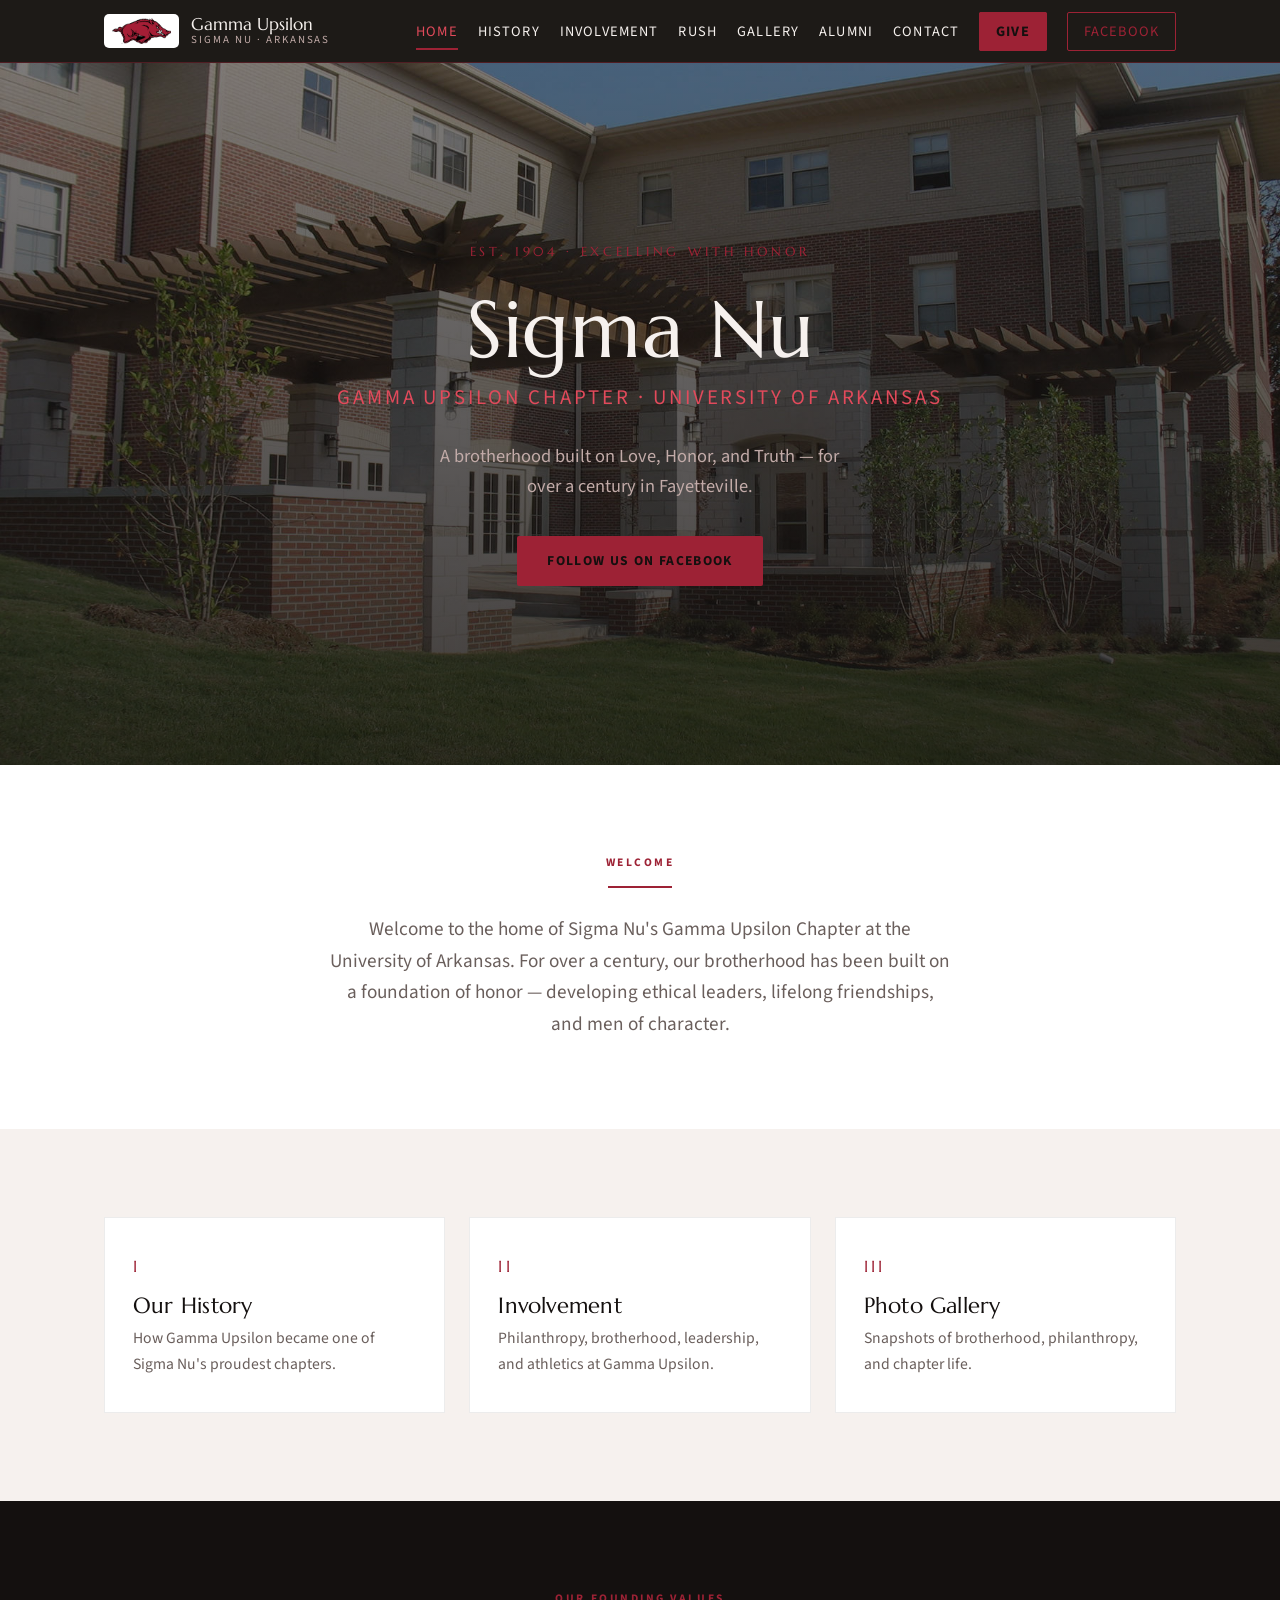
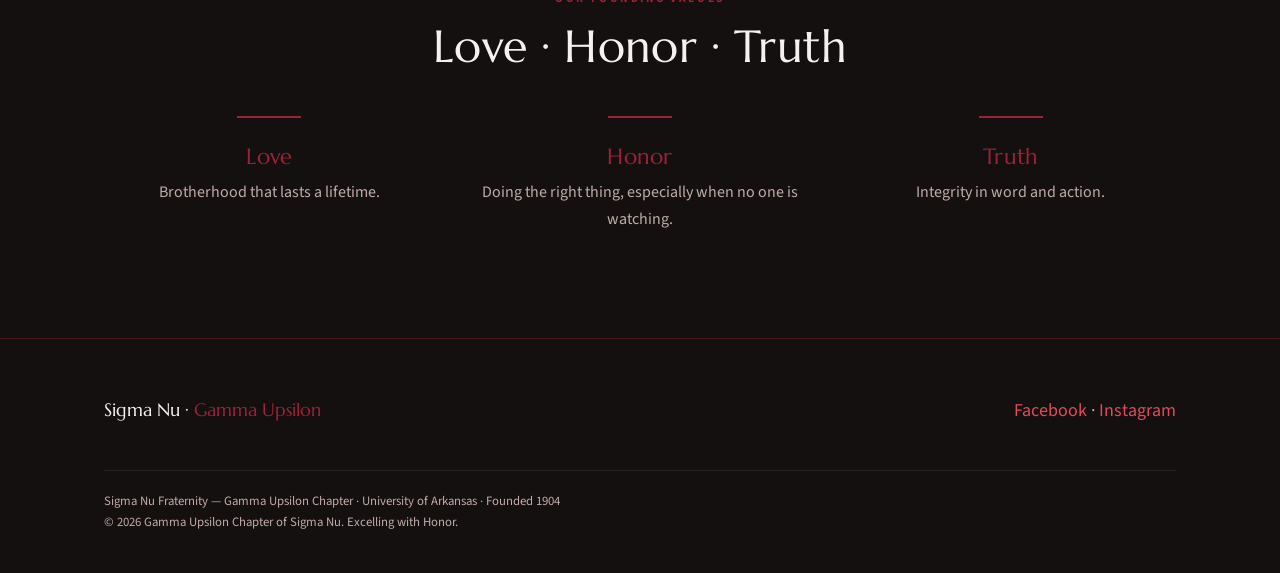
<file: index.html>
<!DOCTYPE html>
<html lang="en">
<head>
  <meta charset="UTF-8" />
  <meta name="viewport" content="width=device-width, initial-scale=1.0" />
  <title>Sigma Nu — Gamma Upsilon Chapter | University of Arkansas</title>
  <meta name="description" content="The Gamma Upsilon Chapter of Sigma Nu at the University of Arkansas. Founded on Love, Honor, and Truth since 1904." />
  <link rel="preconnect" href="https://fonts.googleapis.com" />
  <link rel="preconnect" href="https://fonts.gstatic.com" crossorigin />
  <link href="https://fonts.googleapis.com/css2?family=Marcellus&family=Source+Sans+3:wght@400;600;700&display=swap" rel="stylesheet" />
  <link rel="stylesheet" href="css/style.css" />
</head>
<body>

  <!-- ===== HEADER (same on every page) ===== -->
  <header class="site-header">
    <nav class="nav" aria-label="Main">
      <a class="brand" href="index.html">
        <img class="brand__logo" src="images/razorback.png" alt="Arkansas Razorback" />
        <span class="brand__text">
          <span class="brand__name">Gamma Upsilon</span>
          <span class="brand__sub">Sigma Nu · Arkansas</span>
        </span>
      </a>
      <ul class="nav__links">
        <li><a href="index.html" aria-current="page">Home</a></li>
        <li><a href="about.html">History</a></li>
        <li><a href="involvement.html">Involvement</a></li>
        <li><a href="rush.html">Rush</a></li>
        <li><a href="gallery.html">Gallery</a></li>
        <li><a href="alumni.html">Alumni</a></li>
        <li><a href="contact.html">Contact</a></li>
        <li><a class="nav__cta" href="give.html">Give</a></li>
        <li><a class="nav__fb" href="https://www.facebook.com/UARKSIGMANU/" target="_blank" rel="noopener">Facebook</a></li>
      </ul>
      <button class="nav__toggle" aria-label="Open menu" aria-expanded="false">&#9776;</button>
    </nav>
  </header>

  <!-- ===== HERO ===== -->
  <section class="hero">
    <div class="hero__inner">
      <p class="hero__seal">Est. 1904 · Excelling with Honor</p>
      <h1>Sigma Nu</h1>
      <p class="hero__chapter">Gamma Upsilon Chapter · University of Arkansas</p>
      <p class="hero__tag">A brotherhood built on Love, Honor, and Truth — for over a century in Fayetteville.</p>
      <a class="btn btn--gold" href="https://www.facebook.com/UARKSIGMANU/" target="_blank" rel="noopener">Follow us on Facebook</a>
    </div>
  </section>

  <!-- ===== INTRO ===== -->
  <section class="section">
    <div class="wrap" style="text-align:center; max-width:760px;">
      <p class="eyebrow">Welcome</p>
      <hr class="rule rule--center" />
      <p class="lead" style="margin:0 auto;">
        Welcome to the home of Sigma Nu's Gamma Upsilon Chapter at the University of Arkansas.
        For over a century, our brotherhood has been built on a foundation of honor — developing
        ethical leaders, lifelong friendships, and men of character.
      </p>
    </div>
  </section>

  <!-- ===== SECTION LINKS ===== -->
  <section class="section section--parchment">
    <div class="wrap">
      <div class="cards">
        <a class="card" href="about.html">
          <span class="card__no">I</span>
          <h3>Our History</h3>
          <p>How Gamma Upsilon became one of Sigma Nu's proudest chapters.</p>
        </a>
        <a class="card" href="involvement.html">
          <span class="card__no">II</span>
          <h3>Involvement</h3>
          <p>Philanthropy, brotherhood, leadership, and athletics at Gamma Upsilon.</p>
        </a>
        <a class="card" href="gallery.html">
          <span class="card__no">III</span>
          <h3>Photo Gallery</h3>
          <p>Snapshots of brotherhood, philanthropy, and chapter life.</p>
        </a>
      </div>
    </div>
  </section>

  <!-- ===== VALUES ===== -->
  <section class="section section--dark">
    <div class="wrap" style="text-align:center;">
      <p class="eyebrow">Our Founding Values</p>
      <h2>Love · Honor · Truth</h2>
      <div class="values" style="margin-top:44px;">
        <div class="value">
          <hr class="rule" />
          <h3>Love</h3>
          <p class="lead" style="font-size:1rem;">Brotherhood that lasts a lifetime.</p>
        </div>
        <div class="value">
          <hr class="rule" />
          <h3>Honor</h3>
          <p class="lead" style="font-size:1rem;">Doing the right thing, especially when no one is watching.</p>
        </div>
        <div class="value">
          <hr class="rule" />
          <h3>Truth</h3>
          <p class="lead" style="font-size:1rem;">Integrity in word and action.</p>
        </div>
      </div>
    </div>
  </section>

  <!-- ===== FOOTER (same on every page) ===== -->
  <footer class="site-footer">
    <div class="wrap footer-inner">
      <div class="footer-brand">Sigma Nu · <span>Gamma Upsilon</span></div>
      <div>
        <a href="https://www.facebook.com/UARKSIGMANU/" target="_blank" rel="noopener">Facebook</a> ·
        <a href="https://www.instagram.com/uarksigmanu" target="_blank" rel="noopener">Instagram</a>
      </div>
      <div class="footer-legal">
        Sigma Nu Fraternity — Gamma Upsilon Chapter · University of Arkansas · Founded 1904<br />
        © 2026 Gamma Upsilon Chapter of Sigma Nu. Excelling with Honor.
      </div>
    </div>
  </footer>

  <script src="js/nav.js"></script>
</body>
</html>
</file>
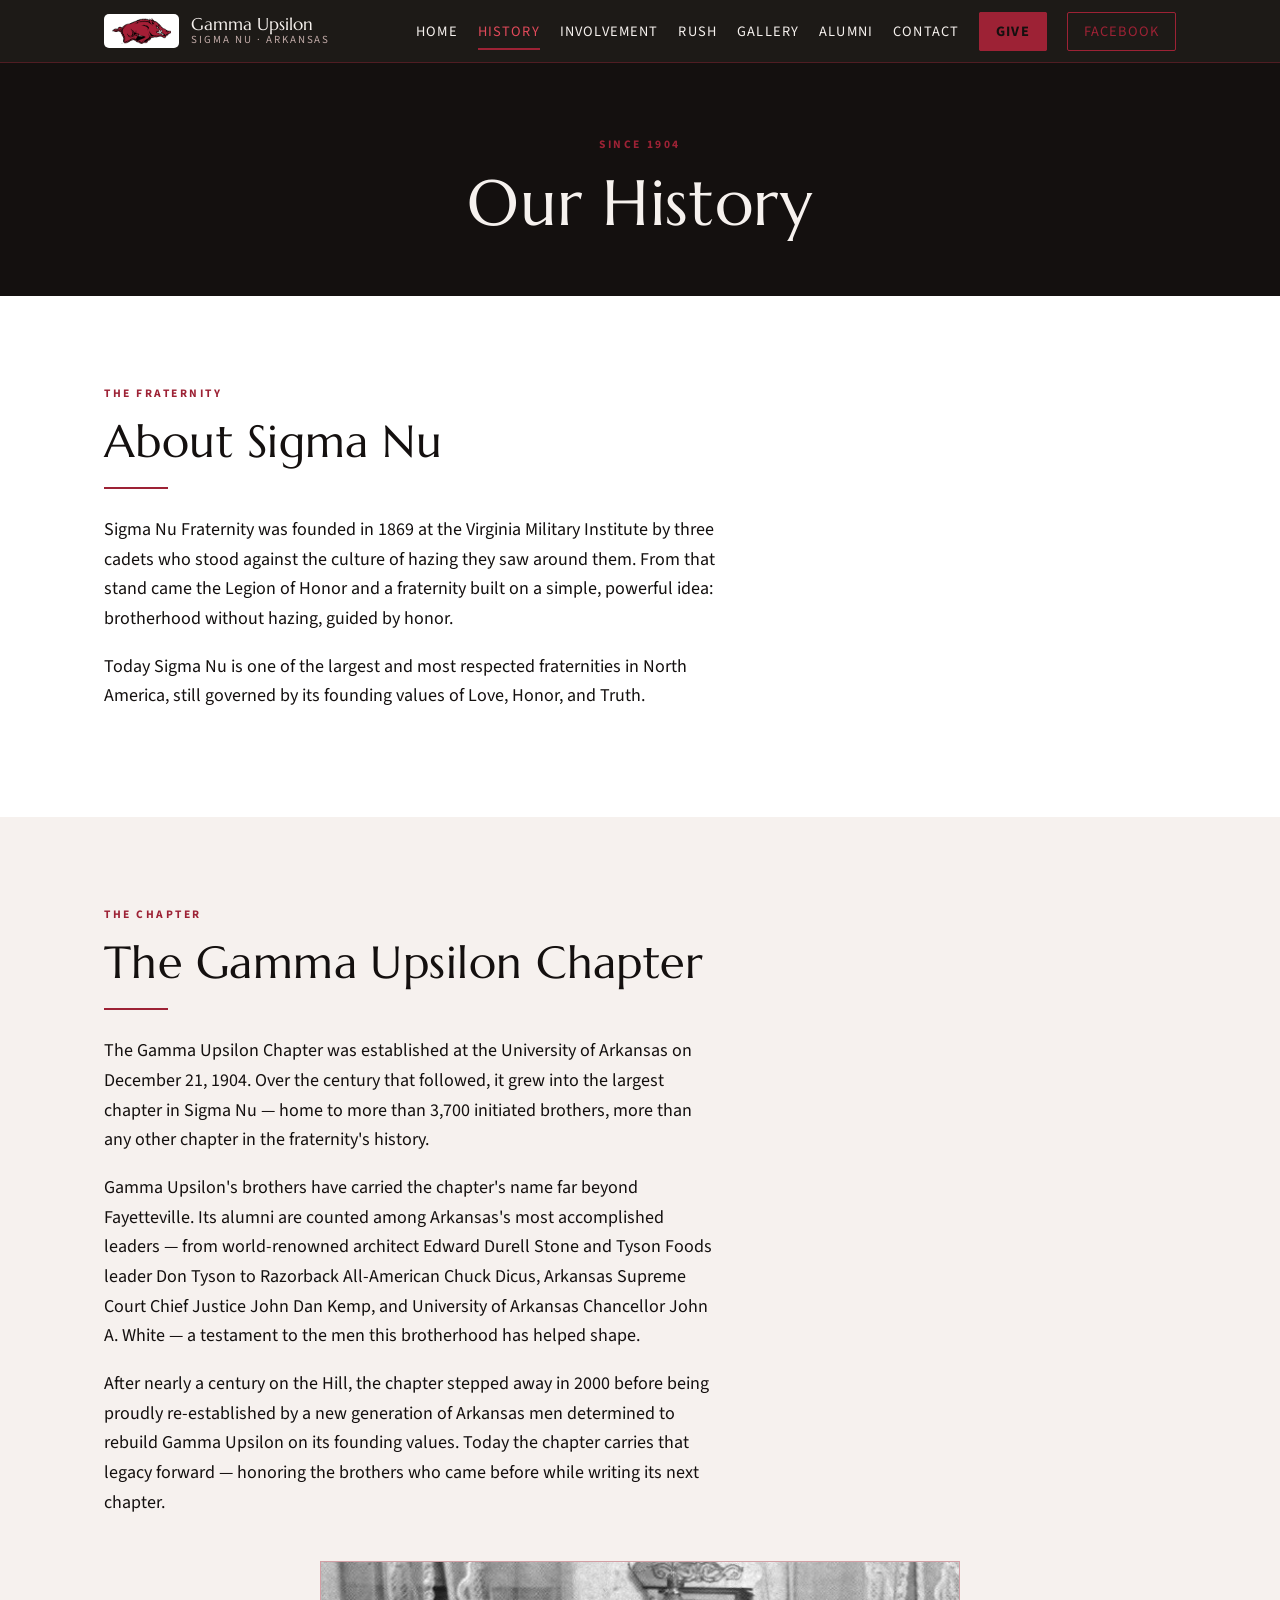
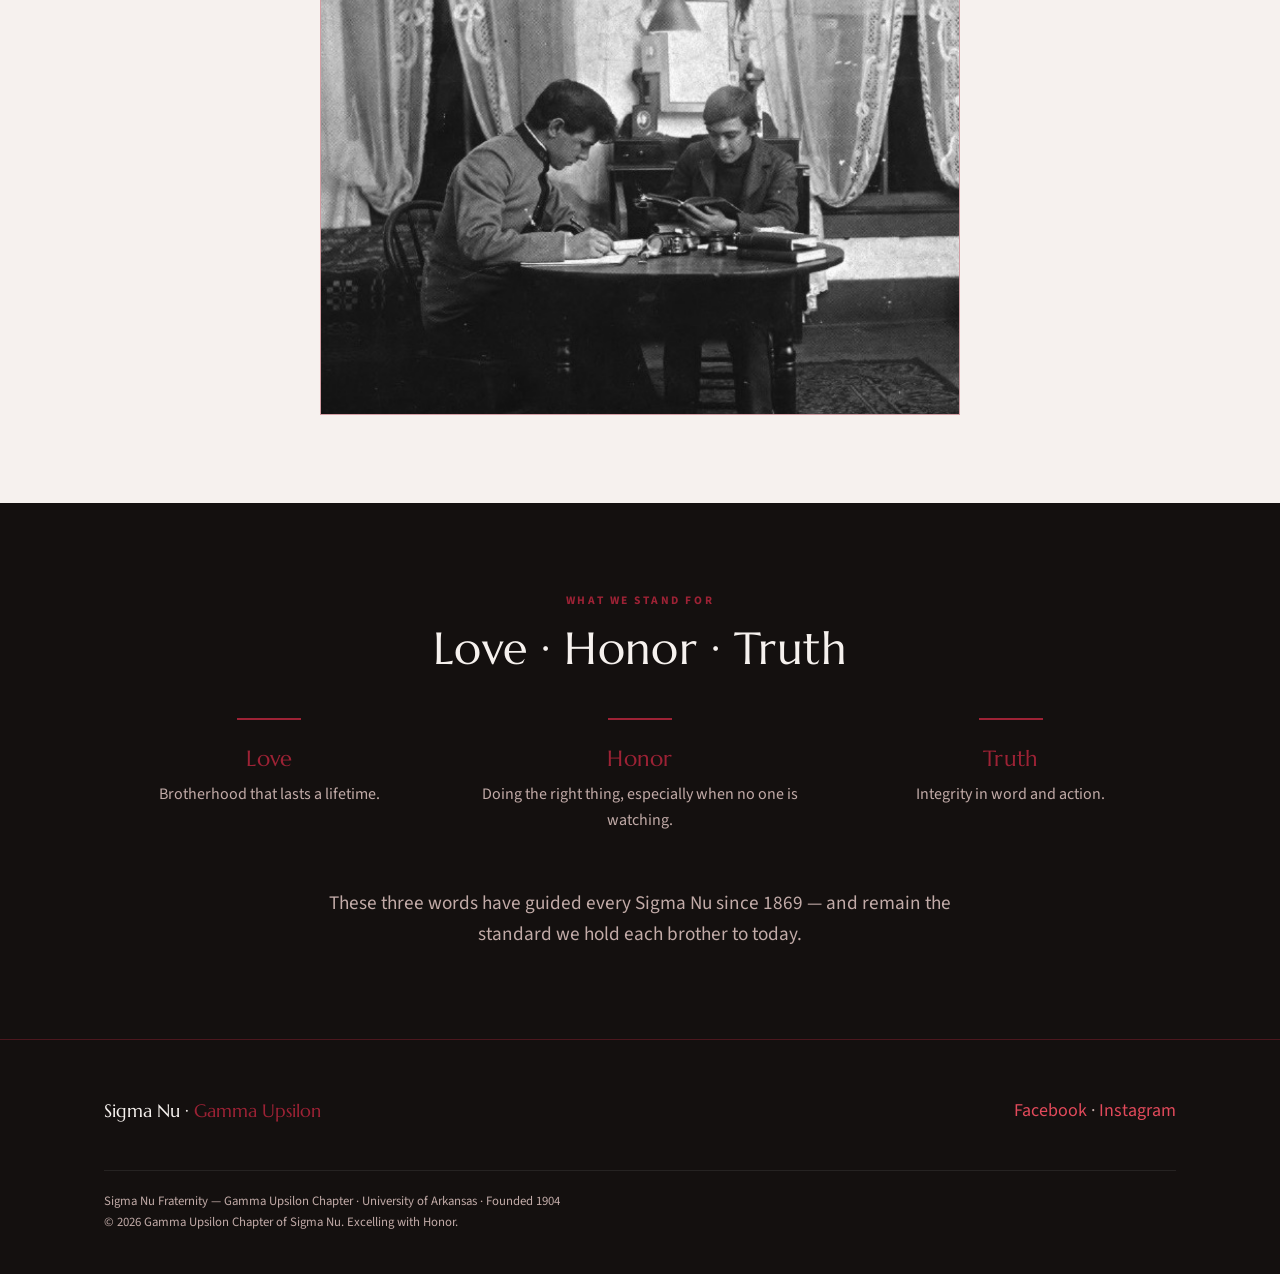
<file: about.html>
<!DOCTYPE html>
<html lang="en">
<head>
  <meta charset="UTF-8" />
  <meta name="viewport" content="width=device-width, initial-scale=1.0" />
  <title>History — Sigma Nu Gamma Upsilon | University of Arkansas</title>
  <meta name="description" content="The history of Sigma Nu and the Gamma Upsilon Chapter at the University of Arkansas, founded December 21, 1904." />
  <link rel="preconnect" href="https://fonts.googleapis.com" />
  <link rel="preconnect" href="https://fonts.gstatic.com" crossorigin />
  <link href="https://fonts.googleapis.com/css2?family=Marcellus&family=Source+Sans+3:wght@400;600;700&display=swap" rel="stylesheet" />
  <link rel="stylesheet" href="css/style.css" />
</head>
<body>

  <header class="site-header">
    <nav class="nav" aria-label="Main">
      <a class="brand" href="index.html">
        <img class="brand__logo" src="images/razorback.png" alt="Arkansas Razorback" />
        <span class="brand__text">
          <span class="brand__name">Gamma Upsilon</span>
          <span class="brand__sub">Sigma Nu · Arkansas</span>
        </span>
      </a>
      <ul class="nav__links">
        <li><a href="index.html">Home</a></li>
        <li><a href="about.html" aria-current="page">History</a></li>
        <li><a href="involvement.html">Involvement</a></li>
        <li><a href="rush.html">Rush</a></li>
        <li><a href="gallery.html">Gallery</a></li>
        <li><a href="alumni.html">Alumni</a></li>
        <li><a href="contact.html">Contact</a></li>
        <li><a class="nav__cta" href="give.html">Give</a></li>
        <li><a class="nav__fb" href="https://www.facebook.com/UARKSIGMANU/" target="_blank" rel="noopener">Facebook</a></li>
      </ul>
      <button class="nav__toggle" aria-label="Open menu" aria-expanded="false">&#9776;</button>
    </nav>
  </header>

  <!-- Page title band -->
  <section class="section section--dark" style="padding-top:72px; padding-bottom:56px; text-align:center;">
    <div class="wrap">
      <p class="eyebrow">Since 1904</p>
      <h1 style="font-size:clamp(2.4rem,6vw,4rem); margin:0;">Our History</h1>
    </div>
  </section>

  <!-- About Sigma Nu -->
  <section class="section">
    <div class="wrap">
      <p class="eyebrow">The Fraternity</p>
      <h2>About Sigma Nu</h2>
      <hr class="rule" />
      <div class="prose">
        <p>Sigma Nu Fraternity was founded in 1869 at the Virginia Military Institute by three
        cadets who stood against the culture of hazing they saw around them. From that stand came
        the Legion of Honor and a fraternity built on a simple, powerful idea: brotherhood without
        hazing, guided by honor.</p>
        <p>Today Sigma Nu is one of the largest and most respected fraternities in North America,
        still governed by its founding values of Love, Honor, and Truth.</p>
      </div>
    </div>
  </section>

  <!-- Gamma Upsilon -->
  <section class="section section--parchment">
    <div class="wrap">
      <p class="eyebrow">The Chapter</p>
      <h2>The Gamma Upsilon Chapter</h2>
      <hr class="rule" />
      <div class="prose">
        <p>The Gamma Upsilon Chapter was established at the University of Arkansas on
        December 21, 1904. Over the century that followed, it grew into the largest chapter
        in Sigma Nu — home to more than 3,700 initiated brothers, more than any other chapter
        in the fraternity's history.</p>
        <p>Gamma Upsilon's brothers have carried the chapter's name far beyond Fayetteville.
        Its alumni are counted among Arkansas's most accomplished leaders — from world-renowned
        architect Edward Durell Stone and Tyson Foods leader Don Tyson to Razorback All-American
        Chuck Dicus, Arkansas Supreme Court Chief Justice John Dan Kemp, and University of Arkansas
        Chancellor John A. White — a testament to the men this brotherhood has helped shape.</p>
        <p>After nearly a century on the Hill, the chapter stepped away in 2000 before being
        proudly re-established by a new generation of Arkansas men determined to rebuild Gamma
        Upsilon on its founding values. Today the chapter carries that legacy forward — honoring
        the brothers who came before while writing its next chapter.</p>
      </div>

      <figure style="margin:44px auto 0; max-width:640px;">
        <img src="images/history-study.jpg" alt="Two Gamma Upsilon brothers studying at the chapter in the early 1900s" style="border:1px solid var(--line); width:100%;" />
      </figure>
    </div>
  </section>

  <!-- Values -->
  <section class="section section--dark">
    <div class="wrap" style="text-align:center;">
      <p class="eyebrow">What We Stand For</p>
      <h2>Love · Honor · Truth</h2>
      <div class="values" style="margin-top:44px;">
        <div class="value"><hr class="rule" /><h3>Love</h3><p class="lead" style="font-size:1rem;">Brotherhood that lasts a lifetime.</p></div>
        <div class="value"><hr class="rule" /><h3>Honor</h3><p class="lead" style="font-size:1rem;">Doing the right thing, especially when no one is watching.</p></div>
        <div class="value"><hr class="rule" /><h3>Truth</h3><p class="lead" style="font-size:1rem;">Integrity in word and action.</p></div>
      </div>
      <p class="lead" style="text-align:center; margin:36px auto 0; max-width:64ch;">These three words have
      guided every Sigma Nu since 1869 — and remain the standard we hold each brother to today.</p>
    </div>
  </section>

  <footer class="site-footer">
    <div class="wrap footer-inner">
      <div class="footer-brand">Sigma Nu · <span>Gamma Upsilon</span></div>
      <div><a href="https://www.facebook.com/UARKSIGMANU/" target="_blank" rel="noopener">Facebook</a> · <a href="https://www.instagram.com/uarksigmanu" target="_blank" rel="noopener">Instagram</a></div>
      <div class="footer-legal">
        Sigma Nu Fraternity — Gamma Upsilon Chapter · University of Arkansas · Founded 1904<br />
        © 2026 Gamma Upsilon Chapter of Sigma Nu. Excelling with Honor.
      </div>
    </div>
  </footer>

  <script src="js/nav.js"></script>
</body>
</html>
</file>
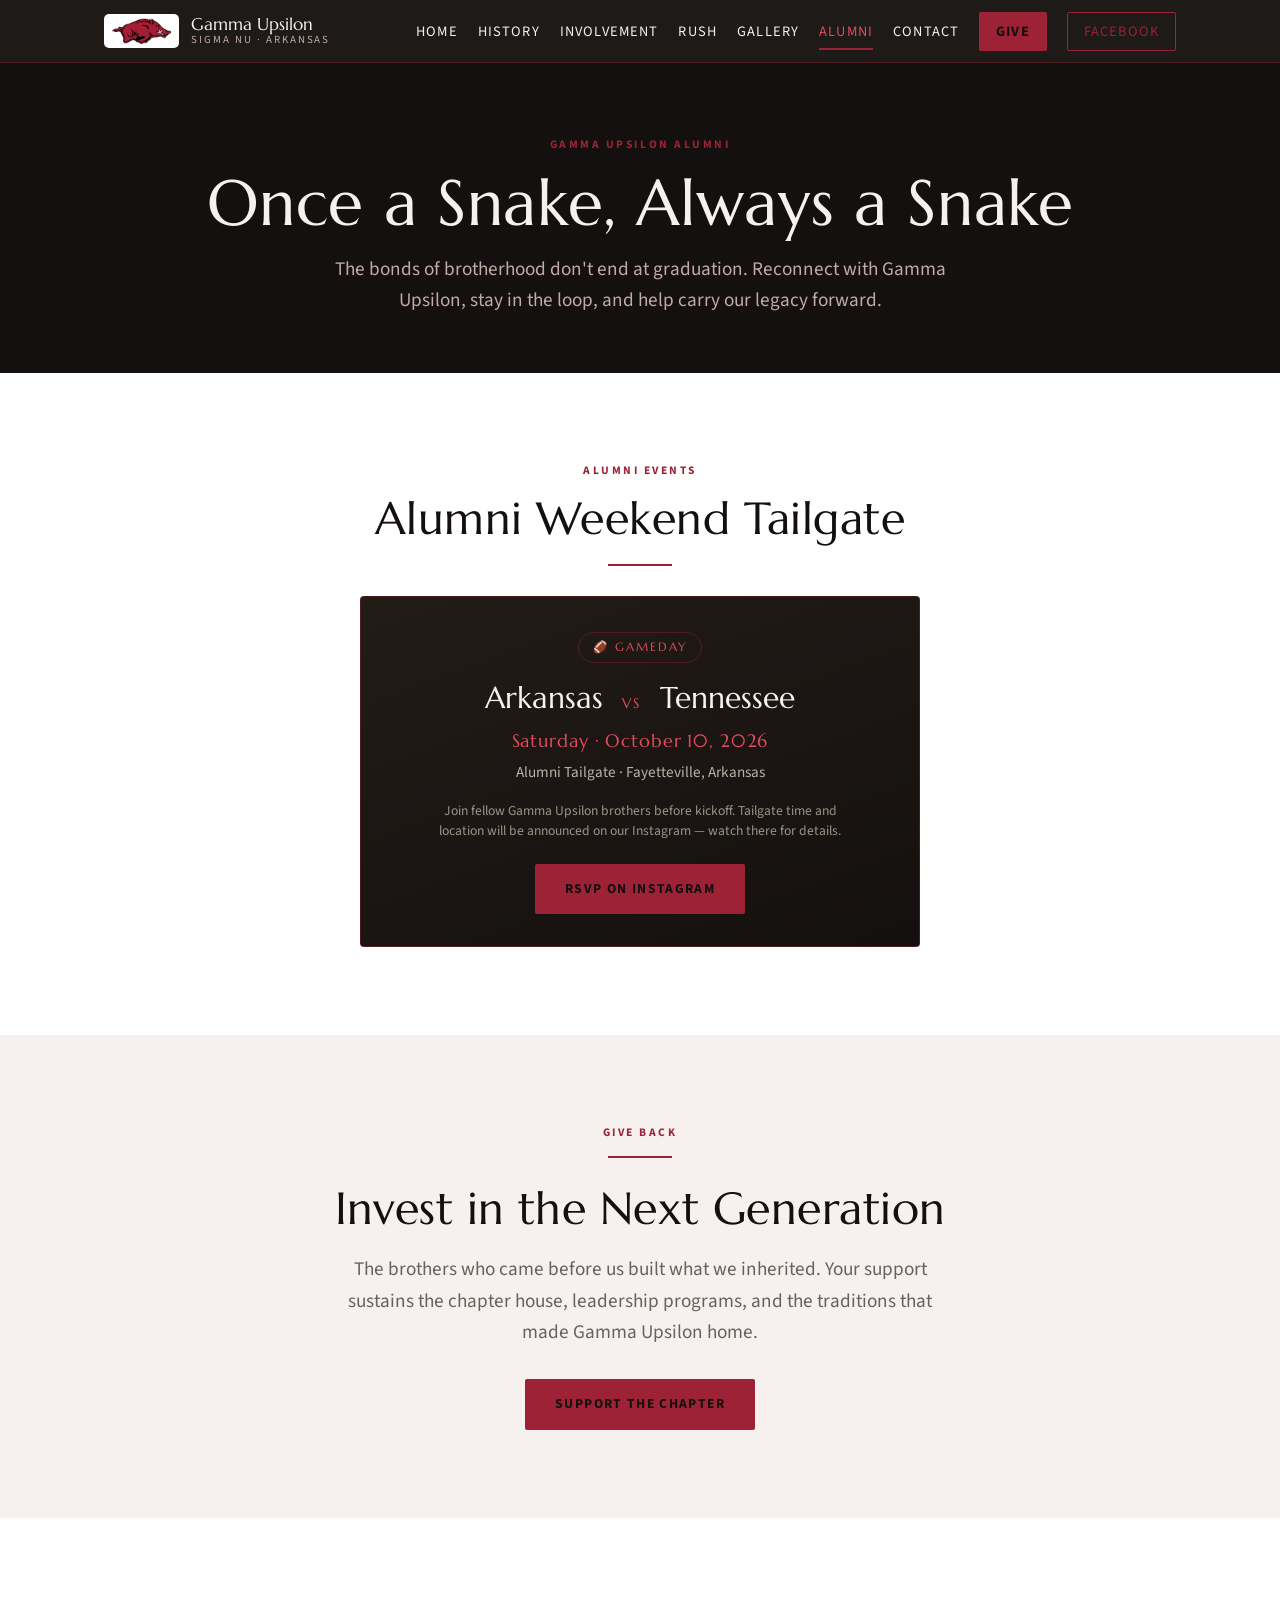
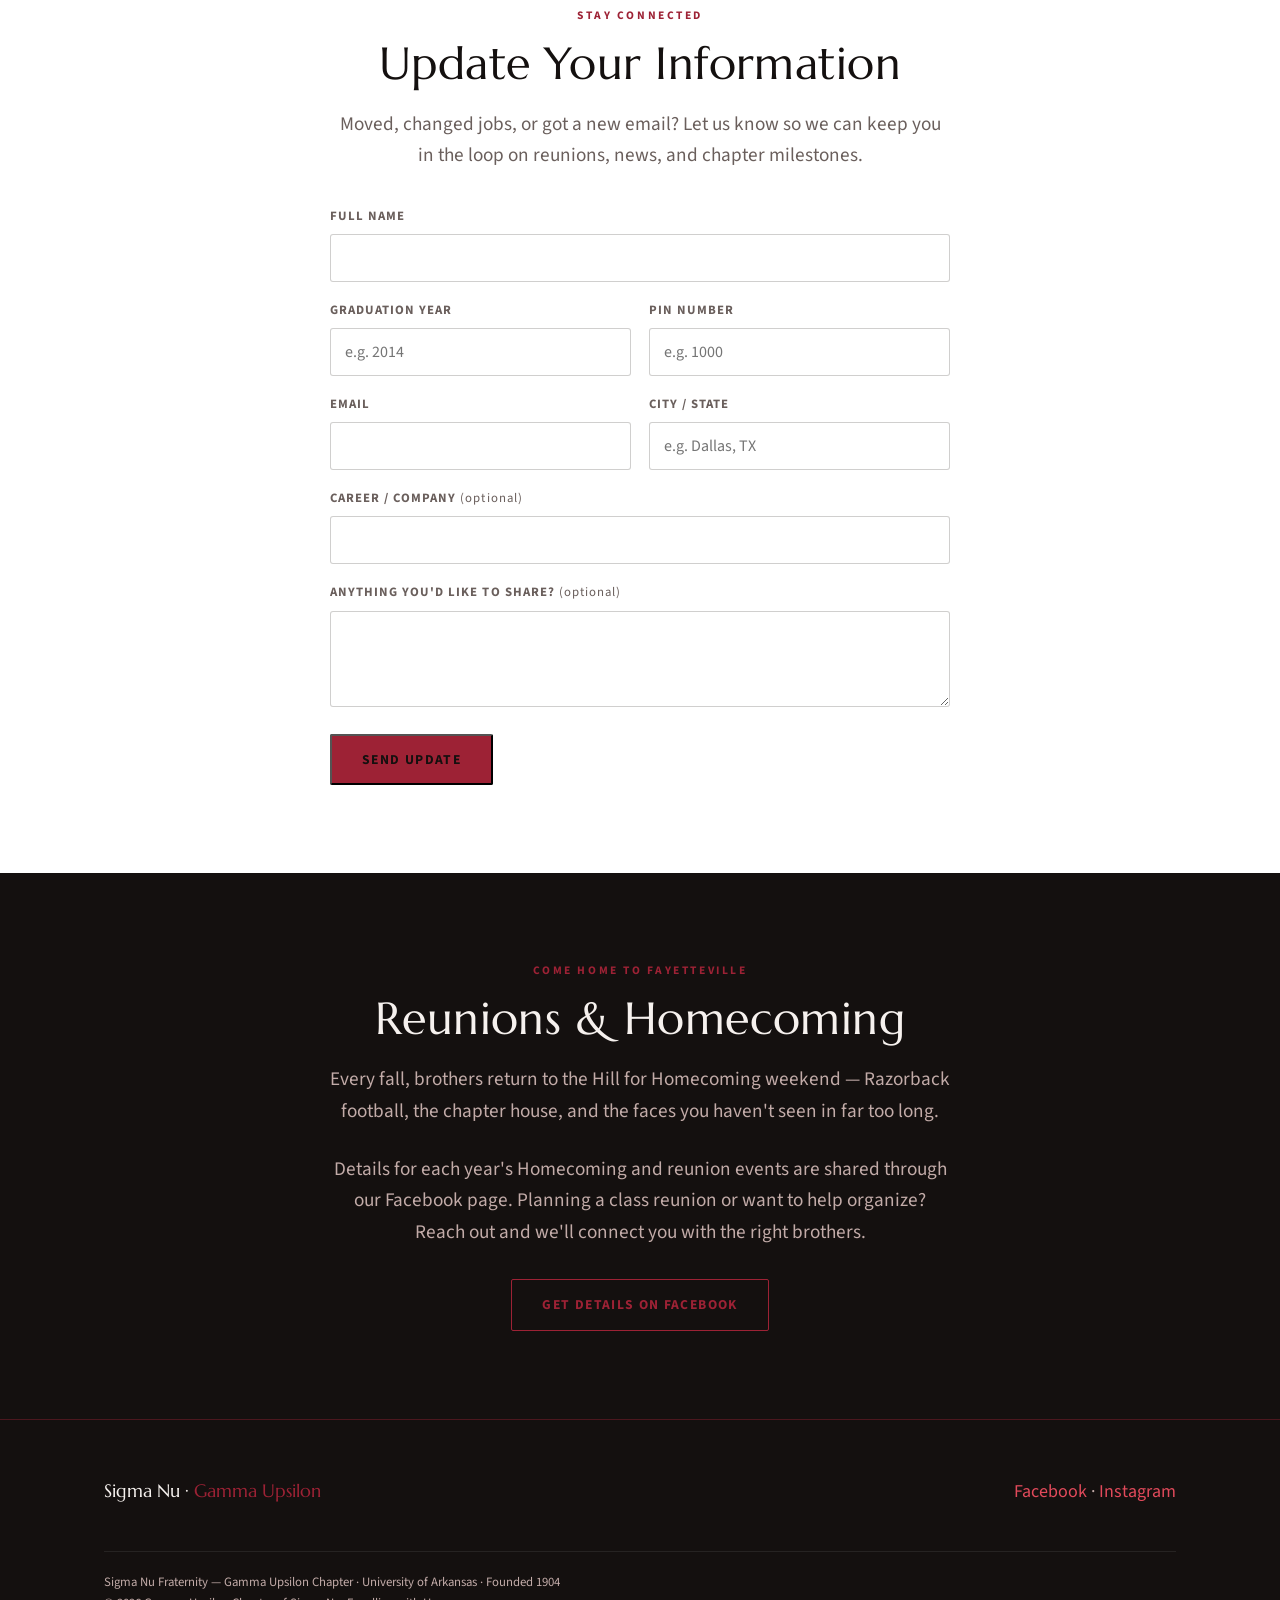
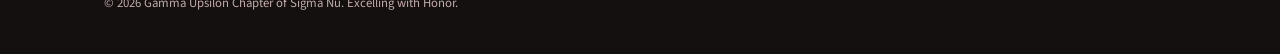
<file: alumni.html>
<!DOCTYPE html>
<html lang="en">
<head>
  <meta charset="UTF-8" />
  <meta name="viewport" content="width=device-width, initial-scale=1.0" />
  <title>Alumni — Sigma Nu Gamma Upsilon | University of Arkansas</title>
  <meta name="description" content="Alumni of the Gamma Upsilon Chapter of Sigma Nu — reconnect, stay in touch, and give back to the brotherhood at the University of Arkansas." />
  <link rel="preconnect" href="https://fonts.googleapis.com" />
  <link rel="preconnect" href="https://fonts.gstatic.com" crossorigin />
  <link href="https://fonts.googleapis.com/css2?family=Marcellus&family=Source+Sans+3:wght@400;600;700&display=swap" rel="stylesheet" />
  <link rel="stylesheet" href="css/style.css" />
</head>
<body>

  <header class="site-header">
    <nav class="nav" aria-label="Main">
      <a class="brand" href="index.html">
        <img class="brand__logo" src="images/razorback.png" alt="Arkansas Razorback" />
        <span class="brand__text">
          <span class="brand__name">Gamma Upsilon</span>
          <span class="brand__sub">Sigma Nu · Arkansas</span>
        </span>
      </a>
      <ul class="nav__links">
        <li><a href="index.html">Home</a></li>
        <li><a href="about.html">History</a></li>
        <li><a href="involvement.html">Involvement</a></li>
        <li><a href="rush.html">Rush</a></li>
        <li><a href="gallery.html">Gallery</a></li>
        <li><a href="alumni.html" aria-current="page">Alumni</a></li>
        <li><a href="contact.html">Contact</a></li>
        <li><a class="nav__cta" href="give.html">Give</a></li>
        <li><a class="nav__fb" href="https://www.facebook.com/UARKSIGMANU/" target="_blank" rel="noopener">Facebook</a></li>
      </ul>
      <button class="nav__toggle" aria-label="Open menu" aria-expanded="false">&#9776;</button>
    </nav>
  </header>

  <!-- ===== HERO ===== -->
  <section class="section section--dark" style="padding-top:72px; padding-bottom:56px; text-align:center;">
    <div class="wrap">
      <p class="eyebrow">Gamma Upsilon Alumni</p>
      <h1 style="font-size:clamp(2.4rem,6vw,4rem); margin:0 0 14px;">Once a Snake, Always a Snake</h1>
      <p class="lead" style="margin:0 auto;">The bonds of brotherhood don't end at graduation. Reconnect with Gamma Upsilon,
      stay in the loop, and help carry our legacy forward.</p>
    </div>
  </section>

  <!-- ===== ALUMNI EVENTS ===== -->
  <section class="section">
    <div class="wrap" style="max-width:680px;">
      <p class="eyebrow" style="text-align:center;">Alumni Events</p>
      <h2 style="text-align:center;">Alumni Weekend Tailgate</h2>
      <hr class="rule rule--center" />
      <div class="event-card">
        <span class="event-card__badge">🏈 Gameday</span>
        <p class="event-card__matchup">Arkansas <span>vs</span> Tennessee</p>
        <p class="event-card__date">Saturday · October 10, 2026</p>
        <p class="event-card__meta">Alumni Tailgate · Fayetteville, Arkansas</p>
        <p class="event-card__note">Join fellow Gamma Upsilon brothers before kickoff. Tailgate time and
        location will be announced on our Instagram — watch there for details.</p>
        <a class="btn btn--gold" href="https://www.instagram.com/uarksigmanu" target="_blank" rel="noopener">RSVP on Instagram</a>
      </div>
    </div>
  </section>

  <!-- ===== GIVE BACK ===== -->
  <section class="section section--parchment">
    <div class="wrap" style="text-align:center; max-width:760px;">
      <p class="eyebrow">Give Back</p>
      <hr class="rule rule--center" />
      <h2>Invest in the Next Generation</h2>
      <p class="lead" style="margin:0 auto 30px;">The brothers who came before us built what we inherited.
      Your support sustains the chapter house, leadership programs, and the traditions that made Gamma Upsilon home.</p>
      <a class="btn btn--gold" href="give.html">Support the Chapter</a>
    </div>
  </section>

  <!-- ===== STAY CONNECTED FORM ===== -->
  <section class="section">
    <div class="wrap" style="text-align:center;">
      <p class="eyebrow">Stay Connected</p>
      <h2>Update Your Information</h2>
      <p class="lead" style="margin:0 auto;">Moved, changed jobs, or got a new email? Let us know so we can keep you
      in the loop on reunions, news, and chapter milestones.</p>

      <!--
        FORMSPREE_ID — replace the action URL below with your real Formspree
        endpoint (e.g. https://formspree.io/f/abcdwxyz) once your account is set up.
        Until then, submitting this form will not send anything.
      -->
      <form class="form" action="https://formspree.io/f/FORMSPREE_ID" method="POST">
        <div class="form__row">
          <label for="name">Full Name</label>
          <input type="text" id="name" name="name" required />
        </div>
        <div class="form__row form__row--split">
          <div>
            <label for="gradyear">Graduation Year</label>
            <input type="text" id="gradyear" name="graduation_year" placeholder="e.g. 2014" />
          </div>
          <div>
            <label for="pin">Pin Number</label>
            <input type="text" id="pin" name="pin_number" placeholder="e.g. 1000" />
          </div>
        </div>
        <div class="form__row form__row--split">
          <div>
            <label for="email">Email</label>
            <input type="email" id="email" name="email" required />
          </div>
          <div>
            <label for="city">City / State</label>
            <input type="text" id="city" name="city" placeholder="e.g. Dallas, TX" />
          </div>
        </div>
        <div class="form__row">
          <label for="career">Career / Company <span style="text-transform:none; font-weight:400;">(optional)</span></label>
          <input type="text" id="career" name="career" />
        </div>
        <div class="form__row">
          <label for="note">Anything you'd like to share? <span style="text-transform:none; font-weight:400;">(optional)</span></label>
          <textarea id="note" name="note"></textarea>
        </div>
        <div class="form__submit">
          <button class="btn btn--gold" type="submit">Send Update</button>
        </div>
      </form>
    </div>
  </section>

  <!-- ===== ALUMNI SPOTLIGHTS / NEWS =====
       Hidden until brother bios are ready. To bring back, remove display:none below. -->
  <section class="section section--parchment" style="display:none;">
    <div class="wrap" style="text-align:center;">
      <p class="eyebrow">Alumni News</p>
      <h2>Brother Spotlights</h2>
      <p class="lead" style="margin:0 auto 8px;">Celebrating the achievements of Gamma Upsilon brothers near and far.</p>

      <div class="spotlights">
        <article class="spotlight">
          <p class="spotlight__meta">Class of [Year]</p>
          <h3>[ Alumnus Name ]</h3>
          <p><em>[ YOUR INPUT: a sentence or two on this brother's career, achievement, or contribution. ]</em></p>
        </article>
        <article class="spotlight">
          <p class="spotlight__meta">Class of [Year]</p>
          <h3>[ Alumnus Name ]</h3>
          <p><em>[ YOUR INPUT: a sentence or two on this brother's career, achievement, or contribution. ]</em></p>
        </article>
        <article class="spotlight">
          <p class="spotlight__meta">Class of [Year]</p>
          <h3>[ Alumnus Name ]</h3>
          <p><em>[ YOUR INPUT: a sentence or two on this brother's career, achievement, or contribution. ]</em></p>
        </article>
      </div>
      <p class="note" style="max-width:620px; margin:30px auto 0;">
        Know a brother worth featuring — or want to nominate yourself? Send it through the form above.
      </p>
    </div>
  </section>

  <!-- ===== REUNIONS & HOMECOMING ===== -->
  <section class="section section--dark">
    <div class="wrap" style="text-align:center; max-width:760px;">
      <p class="eyebrow">Come Home to Fayetteville</p>
      <h2>Reunions &amp; Homecoming</h2>
      <p class="lead" style="margin:0 auto 26px;">Every fall, brothers return to the Hill for Homecoming weekend —
      Razorback football, the chapter house, and the faces you haven't seen in far too long.</p>
      <p class="lead" style="margin:0 auto 30px;">Details for each year's Homecoming and reunion events are shared
      through our Facebook page. Planning a class reunion or want to help organize? Reach out and we'll connect you
      with the right brothers.</p>
      <a class="btn btn--ghost" href="https://www.facebook.com/UARKSIGMANU/" target="_blank" rel="noopener">Get Details on Facebook</a>
    </div>
  </section>

  <footer class="site-footer">
    <div class="wrap footer-inner">
      <div class="footer-brand">Sigma Nu · <span>Gamma Upsilon</span></div>
      <div><a href="https://www.facebook.com/UARKSIGMANU/" target="_blank" rel="noopener">Facebook</a> · <a href="https://www.instagram.com/uarksigmanu" target="_blank" rel="noopener">Instagram</a></div>
      <div class="footer-legal">
        Sigma Nu Fraternity — Gamma Upsilon Chapter · University of Arkansas · Founded 1904<br />
        © 2026 Gamma Upsilon Chapter of Sigma Nu. Excelling with Honor.
      </div>
    </div>
  </footer>

  <script src="js/nav.js"></script>
</body>
</html>
</file>
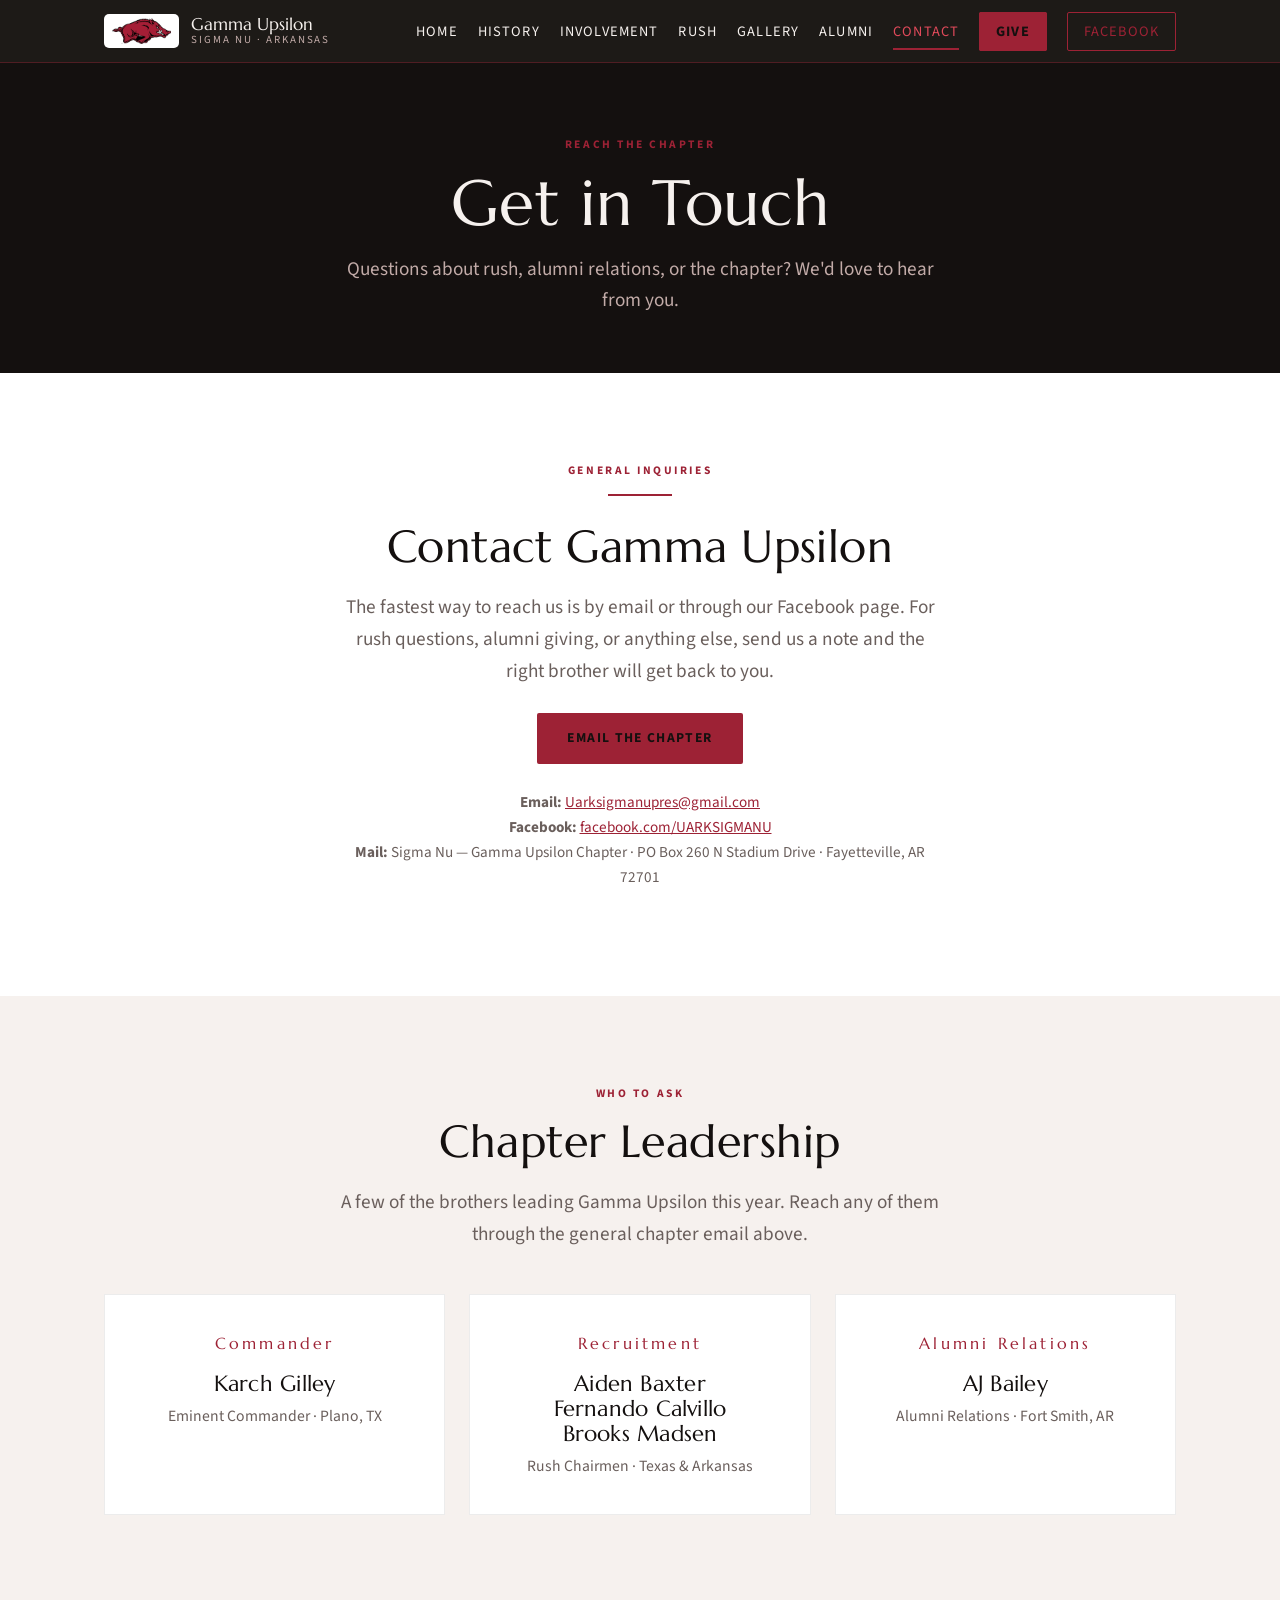
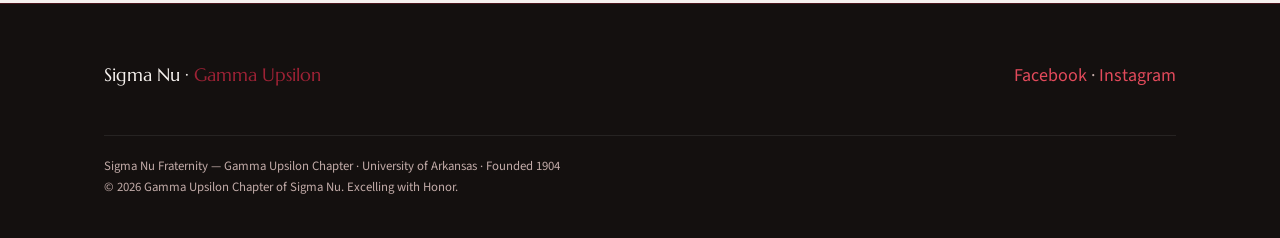
<file: contact.html>
<!DOCTYPE html>
<html lang="en">
<head>
  <meta charset="UTF-8" />
  <meta name="viewport" content="width=device-width, initial-scale=1.0" />
  <title>Contact — Sigma Nu Gamma Upsilon | University of Arkansas</title>
  <meta name="description" content="Get in touch with the Gamma Upsilon Chapter of Sigma Nu at the University of Arkansas." />
  <link rel="preconnect" href="https://fonts.googleapis.com" />
  <link rel="preconnect" href="https://fonts.gstatic.com" crossorigin />
  <link href="https://fonts.googleapis.com/css2?family=Marcellus&family=Source+Sans+3:wght@400;600;700&display=swap" rel="stylesheet" />
  <link rel="stylesheet" href="css/style.css" />
</head>
<body>

  <header class="site-header">
    <nav class="nav" aria-label="Main">
      <a class="brand" href="index.html">
        <img class="brand__logo" src="images/razorback.png" alt="Arkansas Razorback" />
        <span class="brand__text">
          <span class="brand__name">Gamma Upsilon</span>
          <span class="brand__sub">Sigma Nu · Arkansas</span>
        </span>
      </a>
      <ul class="nav__links">
        <li><a href="index.html">Home</a></li>
        <li><a href="about.html">History</a></li>
        <li><a href="involvement.html">Involvement</a></li>
        <li><a href="rush.html">Rush</a></li>
        <li><a href="gallery.html">Gallery</a></li>
        <li><a href="alumni.html">Alumni</a></li>
        <li><a href="contact.html" aria-current="page">Contact</a></li>
        <li><a class="nav__cta" href="give.html">Give</a></li>
        <li><a class="nav__fb" href="https://www.facebook.com/UARKSIGMANU/" target="_blank" rel="noopener">Facebook</a></li>
      </ul>
      <button class="nav__toggle" aria-label="Open menu" aria-expanded="false">&#9776;</button>
    </nav>
  </header>

  <!-- ===== HERO ===== -->
  <section class="section section--dark" style="padding-top:72px; padding-bottom:56px; text-align:center;">
    <div class="wrap">
      <p class="eyebrow">Reach the Chapter</p>
      <h1 style="font-size:clamp(2.4rem,6vw,4rem); margin:0 0 14px;">Get in Touch</h1>
      <p class="lead" style="margin:0 auto;">Questions about rush, alumni relations, or the chapter? We'd love to hear from you.</p>
    </div>
  </section>

  <!-- ===== GENERAL CONTACT ===== -->
  <section class="section">
    <div class="wrap" style="text-align:center; max-width:640px;">
      <p class="eyebrow">General Inquiries</p>
      <hr class="rule rule--center" />
      <h2>Contact Gamma Upsilon</h2>
      <p class="lead" style="margin:0 auto 26px;">The fastest way to reach us is by email or through our Facebook page.
      For rush questions, alumni giving, or anything else, send us a note and the right brother will get back to you.</p>
      <p style="margin:0 0 26px;"><a class="btn btn--gold" href="mailto:Uarksigmanupres@gmail.com">Email the Chapter</a></p>
      <p style="color:var(--muted); font-size:0.95rem;">
        <strong>Email:</strong> <a href="mailto:Uarksigmanupres@gmail.com" style="color:var(--gold);">Uarksigmanupres@gmail.com</a><br />
        <strong>Facebook:</strong> <a href="https://www.facebook.com/UARKSIGMANU/" target="_blank" rel="noopener" style="color:var(--gold);">facebook.com/UARKSIGMANU</a><br />
        <strong>Mail:</strong> Sigma Nu — Gamma Upsilon Chapter · PO Box 260 N Stadium Drive · Fayetteville, AR 72701
      </p>
    </div>
  </section>

  <!-- ===== CHAPTER LEADERSHIP ===== -->
  <section class="section section--parchment">
    <div class="wrap" style="text-align:center;">
      <p class="eyebrow">Who to Ask</p>
      <h2>Chapter Leadership</h2>
      <p class="lead" style="margin:0 auto;">A few of the brothers leading Gamma Upsilon this year. Reach any of them through
      the general chapter email above.</p>

      <div class="cards" style="margin-top:44px;">
        <article class="card" style="cursor:default;">
          <span class="card__no">Commander</span>
          <h3>Karch Gilley</h3>
          <p>Eminent Commander · Plano, TX</p>
        </article>
        <article class="card" style="cursor:default;">
          <span class="card__no">Recruitment</span>
          <h3>Aiden Baxter<br />Fernando Calvillo<br />Brooks Madsen</h3>
          <p>Rush Chairmen · Texas &amp; Arkansas</p>
        </article>
        <article class="card" style="cursor:default;">
          <span class="card__no">Alumni Relations</span>
          <h3>AJ Bailey</h3>
          <p>Alumni Relations · Fort Smith, AR</p>
        </article>
      </div>
    </div>
  </section>

  <footer class="site-footer">
    <div class="wrap footer-inner">
      <div class="footer-brand">Sigma Nu · <span>Gamma Upsilon</span></div>
      <div><a href="https://www.facebook.com/UARKSIGMANU/" target="_blank" rel="noopener">Facebook</a> · <a href="https://www.instagram.com/uarksigmanu" target="_blank" rel="noopener">Instagram</a></div>
      <div class="footer-legal">
        Sigma Nu Fraternity — Gamma Upsilon Chapter · University of Arkansas · Founded 1904<br />
        © 2026 Gamma Upsilon Chapter of Sigma Nu. Excelling with Honor.
      </div>
    </div>
  </footer>

  <script src="js/nav.js"></script>
</body>
</html>
</file>
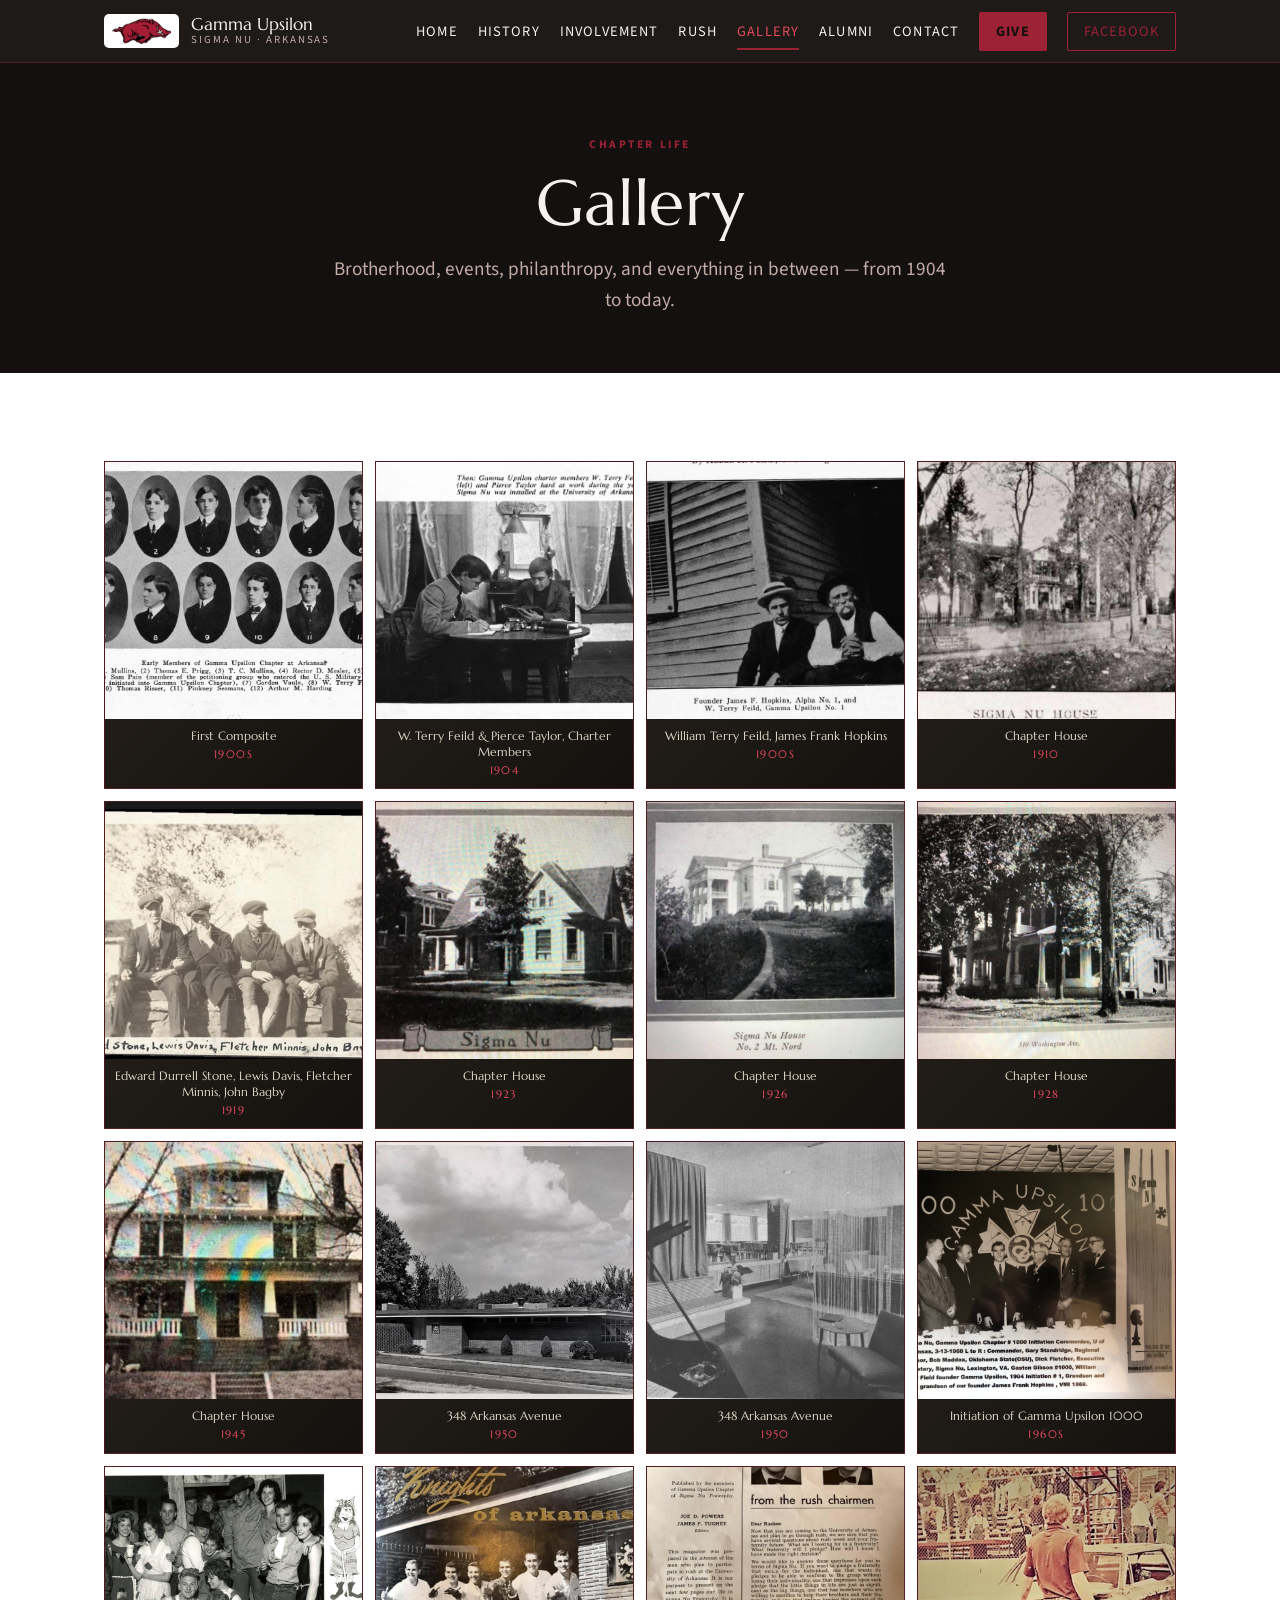
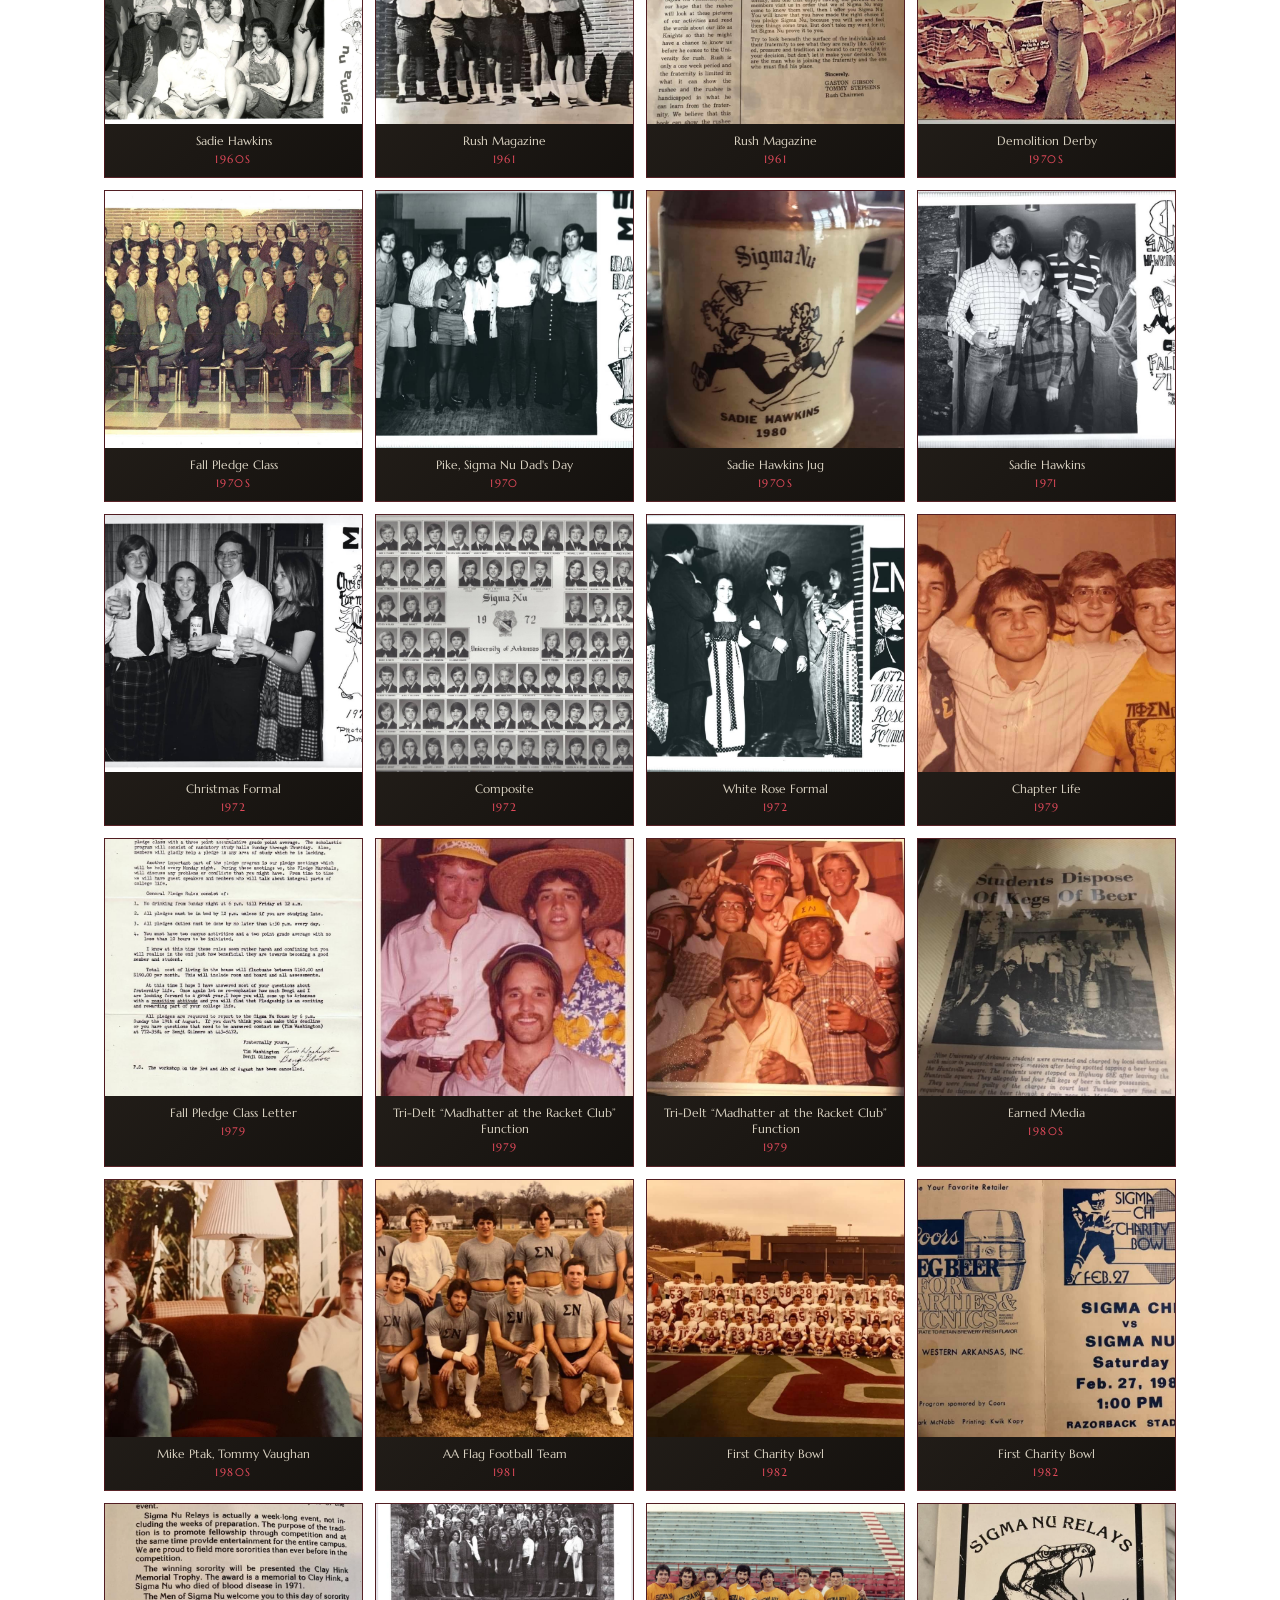
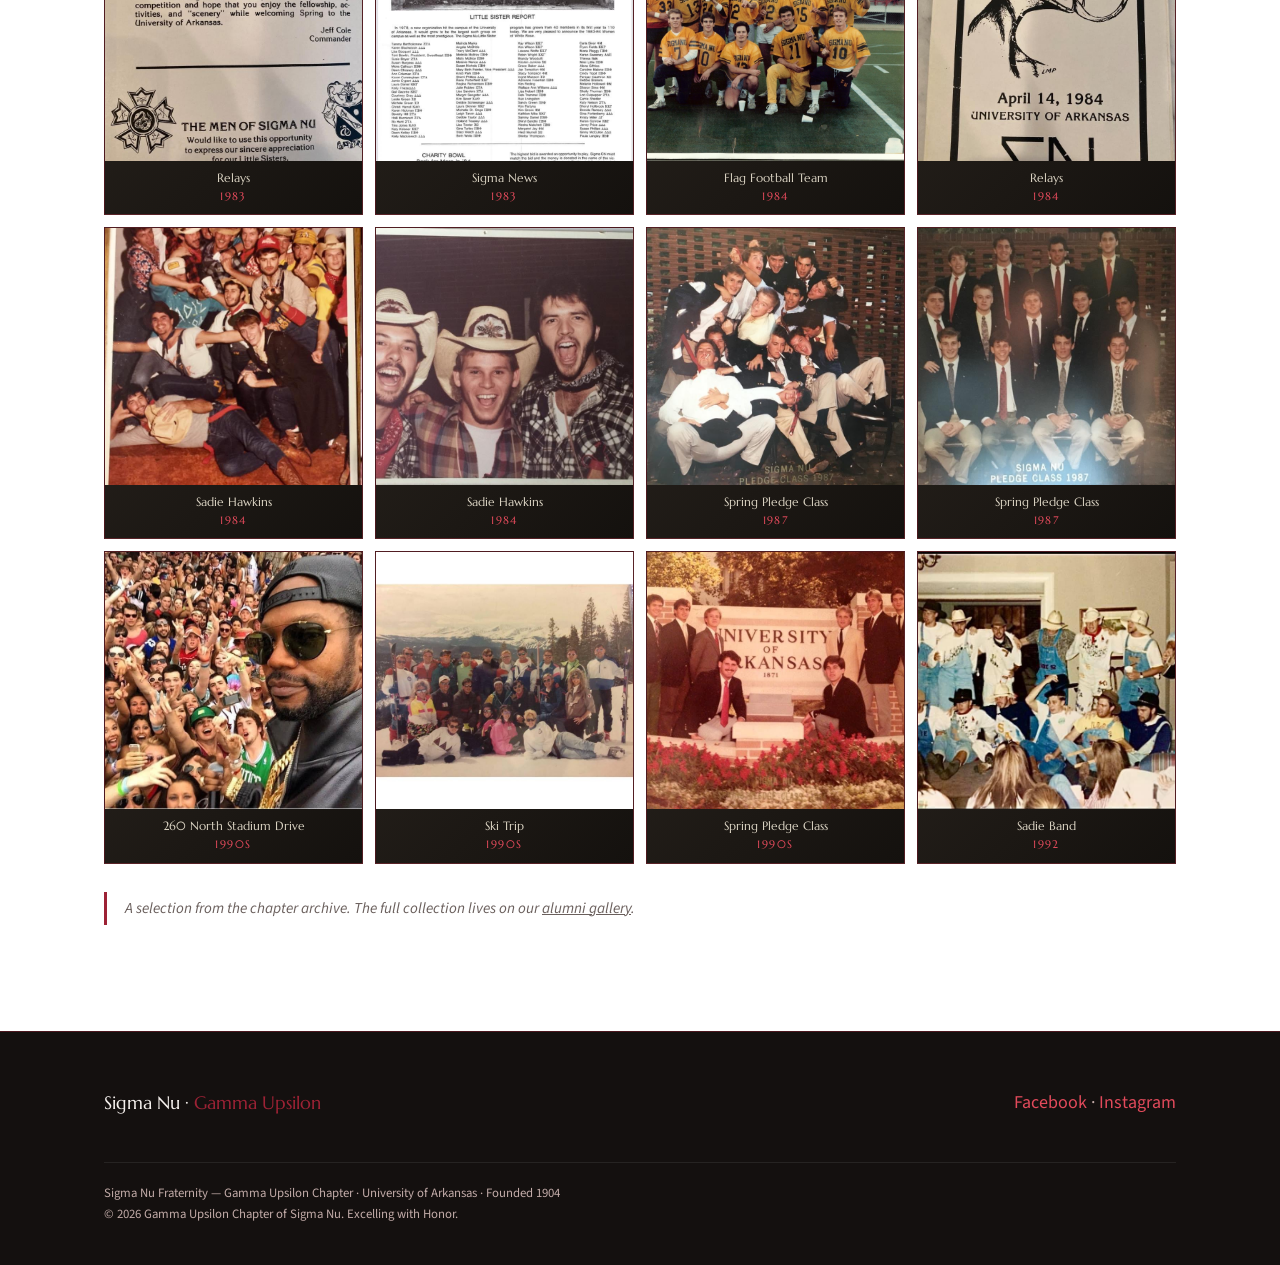
<file: gallery.html>
<!DOCTYPE html>
<html lang="en">
<head>
  <meta charset="UTF-8" />
  <meta name="viewport" content="width=device-width, initial-scale=1.0" />
  <title>Gallery — Sigma Nu Gamma Upsilon | University of Arkansas</title>
  <meta name="description" content="Photos of brotherhood, events, and chapter life at Sigma Nu Gamma Upsilon, University of Arkansas." />
  <link rel="preconnect" href="https://fonts.googleapis.com" />
  <link rel="preconnect" href="https://fonts.gstatic.com" crossorigin />
  <link href="https://fonts.googleapis.com/css2?family=Marcellus&family=Source+Sans+3:wght@400;600;700&display=swap" rel="stylesheet" />
  <link rel="stylesheet" href="css/style.css" />
</head>
<body>

  <header class="site-header">
    <nav class="nav" aria-label="Main">
      <a class="brand" href="index.html">
        <img class="brand__logo" src="images/razorback.png" alt="Arkansas Razorback" />
        <span class="brand__text">
          <span class="brand__name">Gamma Upsilon</span>
          <span class="brand__sub">Sigma Nu · Arkansas</span>
        </span>
      </a>
      <ul class="nav__links">
        <li><a href="index.html">Home</a></li>
        <li><a href="about.html">History</a></li>
        <li><a href="involvement.html">Involvement</a></li>
        <li><a href="rush.html">Rush</a></li>
        <li><a href="gallery.html" aria-current="page">Gallery</a></li>
        <li><a href="alumni.html">Alumni</a></li>
        <li><a href="contact.html">Contact</a></li>
        <li><a class="nav__cta" href="give.html">Give</a></li>
        <li><a class="nav__fb" href="https://www.facebook.com/UARKSIGMANU/" target="_blank" rel="noopener">Facebook</a></li>
      </ul>
      <button class="nav__toggle" aria-label="Open menu" aria-expanded="false">&#9776;</button>
    </nav>
  </header>

  <section class="section section--dark" style="padding-top:72px; padding-bottom:56px; text-align:center;">
    <div class="wrap">
      <p class="eyebrow">Chapter Life</p>
      <h1 style="font-size:clamp(2.4rem,6vw,4rem); margin:0 0 14px;">Gallery</h1>
      <p class="lead" style="margin:0 auto;">Brotherhood, events, philanthropy, and everything in between — from 1904 to today.</p>
    </div>
  </section>

  <section class="section">
    <div class="wrap">
      <!-- Chapter archive, oldest to newest. To add a photo: drop a file in
           images/gallery/ and copy one <figure class="photo">…</figure> block. -->
      <div class="gallery-grid">
        <figure class="photo"><img src="images/gallery/photo-01.jpg" alt="First Composite, 1900s" loading="lazy" /><figcaption>First Composite<span class="photo-date">1900s</span></figcaption></figure>
        <figure class="photo"><img src="images/gallery/photo-02.jpg" alt="W. Terry Feild and Pierce Taylor, charter members, 1904" loading="lazy" /><figcaption>W. Terry Feild &amp; Pierce Taylor, Charter Members<span class="photo-date">1904</span></figcaption></figure>
        <figure class="photo"><img src="images/gallery/photo-03.jpg" alt="William Terry Feild, James Frank Hopkins, 1900s" loading="lazy" /><figcaption>William Terry Feild, James Frank Hopkins<span class="photo-date">1900s</span></figcaption></figure>
        <figure class="photo"><img src="images/gallery/photo-04.jpg" alt="Chapter House, 1910" loading="lazy" /><figcaption>Chapter House<span class="photo-date">1910</span></figcaption></figure>
        <figure class="photo"><img src="images/gallery/photo-05.jpg" alt="Edward Durrell Stone, Lewis Davis, Fletcher Minnis, John Bagby, 1919" loading="lazy" /><figcaption>Edward Durrell Stone, Lewis Davis, Fletcher Minnis, John Bagby<span class="photo-date">1919</span></figcaption></figure>
        <figure class="photo"><img src="images/gallery/photo-06.jpg" alt="Chapter House, 1923" loading="lazy" /><figcaption>Chapter House<span class="photo-date">1923</span></figcaption></figure>
        <figure class="photo"><img src="images/gallery/photo-07.jpg" alt="Chapter House, 1926" loading="lazy" /><figcaption>Chapter House<span class="photo-date">1926</span></figcaption></figure>
        <figure class="photo"><img src="images/gallery/photo-08.jpg" alt="Chapter House, 1928" loading="lazy" /><figcaption>Chapter House<span class="photo-date">1928</span></figcaption></figure>
        <figure class="photo"><img src="images/gallery/photo-09.jpg" alt="Chapter House, 1945" loading="lazy" /><figcaption>Chapter House<span class="photo-date">1945</span></figcaption></figure>
        <figure class="photo"><img src="images/gallery/photo-10.jpg" alt="348 Arkansas Avenue, 1950" loading="lazy" /><figcaption>348 Arkansas Avenue<span class="photo-date">1950</span></figcaption></figure>
        <figure class="photo"><img src="images/gallery/photo-11.jpg" alt="348 Arkansas Avenue, 1950" loading="lazy" /><figcaption>348 Arkansas Avenue<span class="photo-date">1950</span></figcaption></figure>
        <figure class="photo"><img src="images/gallery/photo-12.jpg" alt="Initiation of Gamma Upsilon 1000, 1960s" loading="lazy" /><figcaption>Initiation of Gamma Upsilon 1000<span class="photo-date">1960s</span></figcaption></figure>
        <figure class="photo"><img src="images/gallery/photo-15.jpg" alt="Sadie Hawkins, 1960s" loading="lazy" /><figcaption>Sadie Hawkins<span class="photo-date">1960s</span></figcaption></figure>
        <figure class="photo"><img src="images/gallery/photo-16.jpg" alt="Rush Magazine, 1961" loading="lazy" /><figcaption>Rush Magazine<span class="photo-date">1961</span></figcaption></figure>
        <figure class="photo"><img src="images/gallery/photo-17.jpg" alt="Rush Magazine, 1961" loading="lazy" /><figcaption>Rush Magazine<span class="photo-date">1961</span></figcaption></figure>
        <figure class="photo"><img src="images/gallery/photo-20.jpg" alt="Demolition Derby, 1970s" loading="lazy" /><figcaption>Demolition Derby<span class="photo-date">1970s</span></figcaption></figure>
        <figure class="photo"><img src="images/gallery/photo-21.jpg" alt="Fall Pledge Class, 1970s" loading="lazy" /><figcaption>Fall Pledge Class<span class="photo-date">1970s</span></figcaption></figure>
        <figure class="photo"><img src="images/gallery/photo-22.jpg" alt="Pike, Sigma Nu Dad's Day, 1970" loading="lazy" /><figcaption>Pike, Sigma Nu Dad's Day<span class="photo-date">1970</span></figcaption></figure>
        <figure class="photo"><img src="images/gallery/photo-23.jpg" alt="Sadie Hawkins Jug, 1970s" loading="lazy" /><figcaption>Sadie Hawkins Jug<span class="photo-date">1970s</span></figcaption></figure>
        <figure class="photo"><img src="images/gallery/photo-24.jpg" alt="Sadie Hawkins, 1971" loading="lazy" /><figcaption>Sadie Hawkins<span class="photo-date">1971</span></figcaption></figure>
        <figure class="photo"><img src="images/gallery/photo-25.jpg" alt="Christmas Formal, 1972" loading="lazy" /><figcaption>Christmas Formal<span class="photo-date">1972</span></figcaption></figure>
        <figure class="photo"><img src="images/gallery/photo-26.jpg" alt="Composite, 1972" loading="lazy" /><figcaption>Composite<span class="photo-date">1972</span></figcaption></figure>
        <figure class="photo"><img src="images/gallery/photo-27.jpg" alt="White Rose Formal, 1972" loading="lazy" /><figcaption>White Rose Formal<span class="photo-date">1972</span></figcaption></figure>
        <figure class="photo"><img src="images/gallery/photo-28.jpg" alt="Chapter life, 1979" loading="lazy" /><figcaption>Chapter Life<span class="photo-date">1979</span></figcaption></figure>
        <figure class="photo"><img src="images/gallery/photo-29.jpg" alt="Fall Pledge Class Letter, 1979" loading="lazy" /><figcaption>Fall Pledge Class Letter<span class="photo-date">1979</span></figcaption></figure>
        <figure class="photo"><img src="images/gallery/photo-30.jpg" alt="Tri-Delt Madhatter at the Racket Club Function, 1979" loading="lazy" /><figcaption>Tri-Delt &ldquo;Madhatter at the Racket Club&rdquo; Function<span class="photo-date">1979</span></figcaption></figure>
        <figure class="photo"><img src="images/gallery/photo-31.jpg" alt="Tri-Delt Madhatter at the Racket Club Function, 1979" loading="lazy" /><figcaption>Tri-Delt &ldquo;Madhatter at the Racket Club&rdquo; Function<span class="photo-date">1979</span></figcaption></figure>
        <figure class="photo"><img src="images/gallery/photo-32.jpg" alt="Earned Media, 1980s" loading="lazy" /><figcaption>Earned Media<span class="photo-date">1980s</span></figcaption></figure>
        <figure class="photo"><img src="images/gallery/photo-33.jpg" alt="Mike Ptak, Tommy Vaughan, 1980s" loading="lazy" /><figcaption>Mike Ptak, Tommy Vaughan<span class="photo-date">1980s</span></figcaption></figure>
        <figure class="photo"><img src="images/gallery/photo-34.jpg" alt="AA Flag Football Team, 1981" loading="lazy" /><figcaption>AA Flag Football Team<span class="photo-date">1981</span></figcaption></figure>
        <figure class="photo"><img src="images/gallery/photo-35.jpg" alt="First Charity Bowl, 1982" loading="lazy" /><figcaption>First Charity Bowl<span class="photo-date">1982</span></figcaption></figure>
        <figure class="photo"><img src="images/gallery/photo-36.jpg" alt="First Charity Bowl, 1982" loading="lazy" /><figcaption>First Charity Bowl<span class="photo-date">1982</span></figcaption></figure>
        <figure class="photo"><img src="images/gallery/photo-37.jpg" alt="Relays, 1983" loading="lazy" /><figcaption>Relays<span class="photo-date">1983</span></figcaption></figure>
        <figure class="photo"><img src="images/gallery/photo-38.jpg" alt="Sigma News, 1983" loading="lazy" /><figcaption>Sigma News<span class="photo-date">1983</span></figcaption></figure>
        <figure class="photo"><img src="images/gallery/photo-39.jpg" alt="Flag Football Team, 1984" loading="lazy" /><figcaption>Flag Football Team<span class="photo-date">1984</span></figcaption></figure>
        <figure class="photo"><img src="images/gallery/photo-40.jpg" alt="Relays, 1984" loading="lazy" /><figcaption>Relays<span class="photo-date">1984</span></figcaption></figure>
        <figure class="photo"><img src="images/gallery/photo-41.jpg" alt="Sadie Hawkins, 1984" loading="lazy" /><figcaption>Sadie Hawkins<span class="photo-date">1984</span></figcaption></figure>
        <figure class="photo"><img src="images/gallery/photo-42.jpg" alt="Sadie Hawkins, 1984" loading="lazy" /><figcaption>Sadie Hawkins<span class="photo-date">1984</span></figcaption></figure>
        <figure class="photo"><img src="images/gallery/photo-43.jpg" alt="Spring Pledge Class, 1987" loading="lazy" /><figcaption>Spring Pledge Class<span class="photo-date">1987</span></figcaption></figure>
        <figure class="photo"><img src="images/gallery/photo-44.jpg" alt="Spring Pledge Class, 1987" loading="lazy" /><figcaption>Spring Pledge Class<span class="photo-date">1987</span></figcaption></figure>
        <figure class="photo"><img src="images/gallery/photo-45.jpg" alt="260 North Stadium Drive, 1990s" loading="lazy" /><figcaption>260 North Stadium Drive<span class="photo-date">1990s</span></figcaption></figure>
        <figure class="photo"><img src="images/gallery/photo-46.jpg" alt="Ski Trip, 1990s" loading="lazy" /><figcaption>Ski Trip<span class="photo-date">1990s</span></figcaption></figure>
        <figure class="photo"><img src="images/gallery/photo-47.jpg" alt="Spring Pledge Class, 1990s" loading="lazy" /><figcaption>Spring Pledge Class<span class="photo-date">1990s</span></figcaption></figure>
        <figure class="photo"><img src="images/gallery/photo-48.jpg" alt="Sadie Band, 1992" loading="lazy" /><figcaption>Sadie Band<span class="photo-date">1992</span></figcaption></figure>
      </div>
      <p class="note" style="margin-top:28px;">A selection from the chapter archive. The full collection lives on our <a href="https://gamma-upsilon-alumni-chapter-of-sigma-nu.constantcontactsites.com/gallery" target="_blank" rel="noopener">alumni gallery</a>.</p>
    </div>
  </section>

  <footer class="site-footer">
    <div class="wrap footer-inner">
      <div class="footer-brand">Sigma Nu · <span>Gamma Upsilon</span></div>
      <div><a href="https://www.facebook.com/UARKSIGMANU/" target="_blank" rel="noopener">Facebook</a> · <a href="https://www.instagram.com/uarksigmanu" target="_blank" rel="noopener">Instagram</a></div>
      <div class="footer-legal">
        Sigma Nu Fraternity — Gamma Upsilon Chapter · University of Arkansas · Founded 1904<br />
        © 2026 Gamma Upsilon Chapter of Sigma Nu. Excelling with Honor.
      </div>
    </div>
  </footer>

  <script src="js/nav.js"></script>
</body>
</html>
</file>
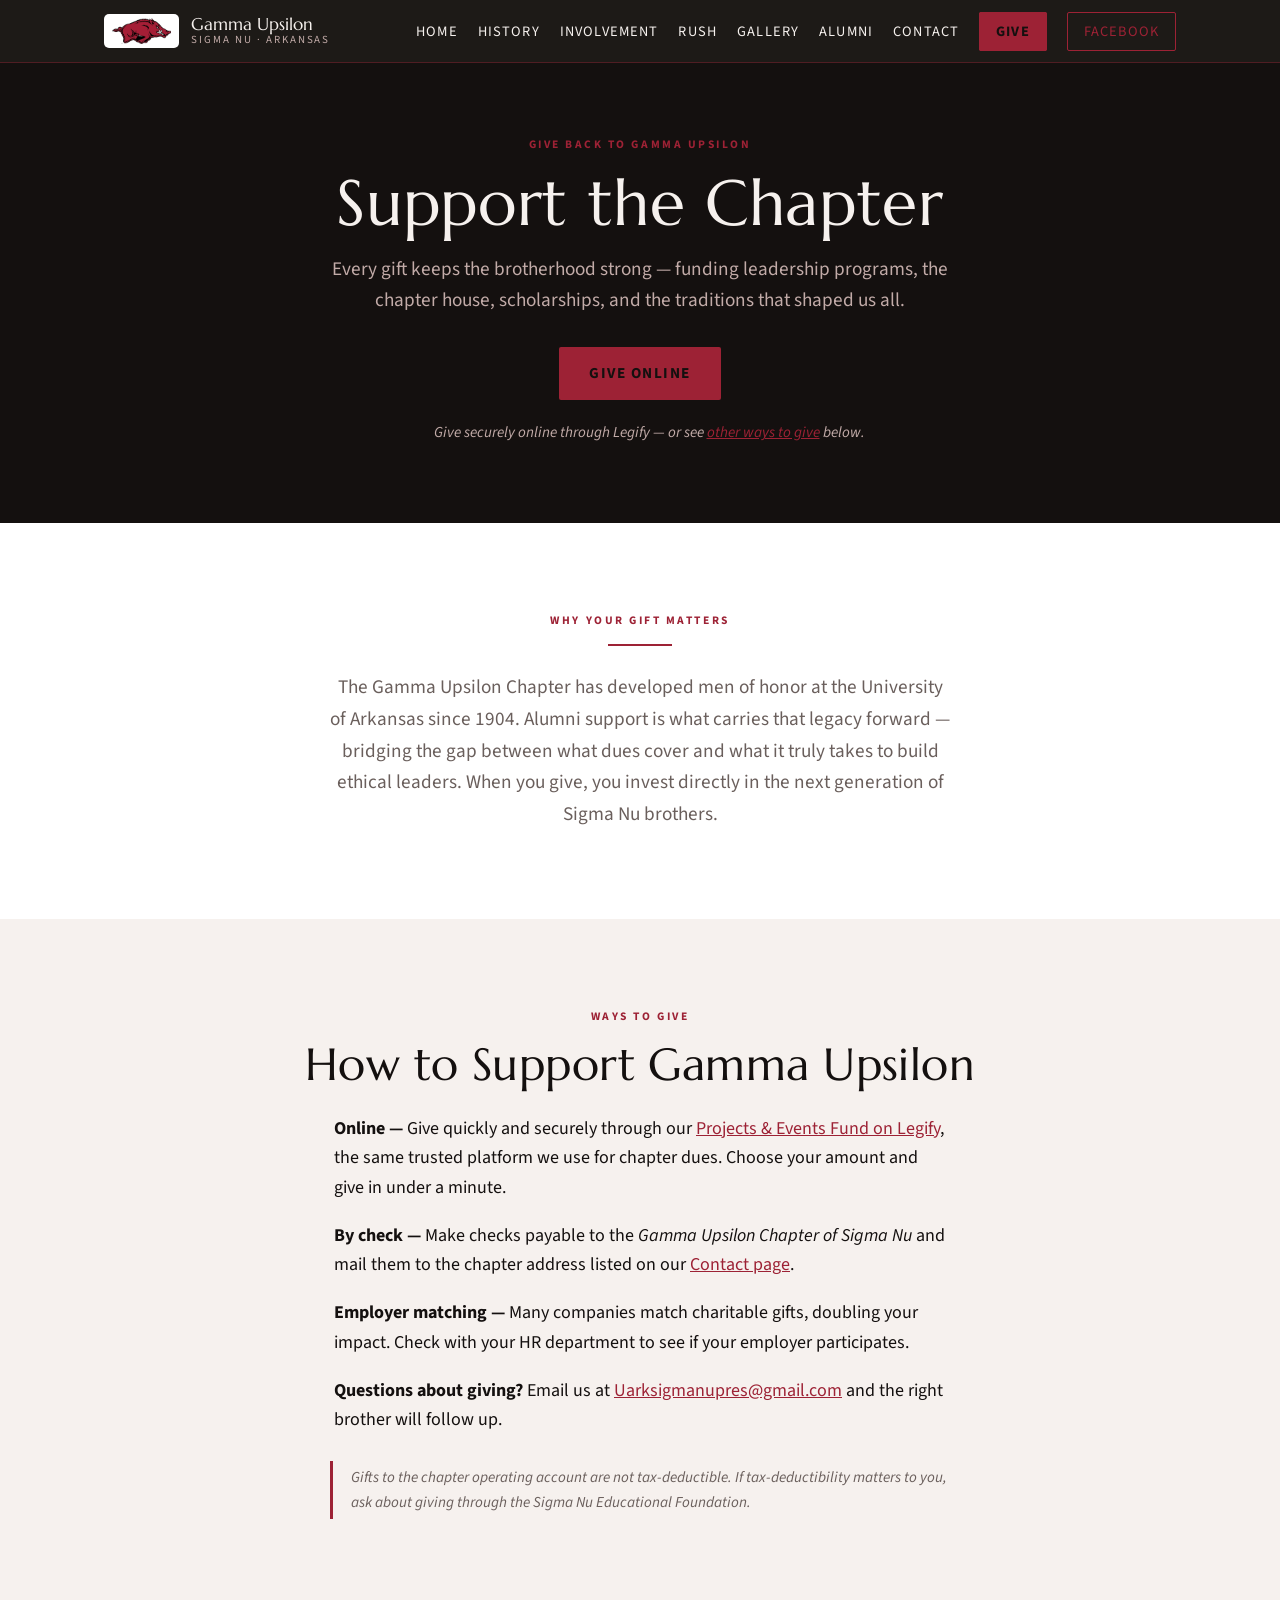
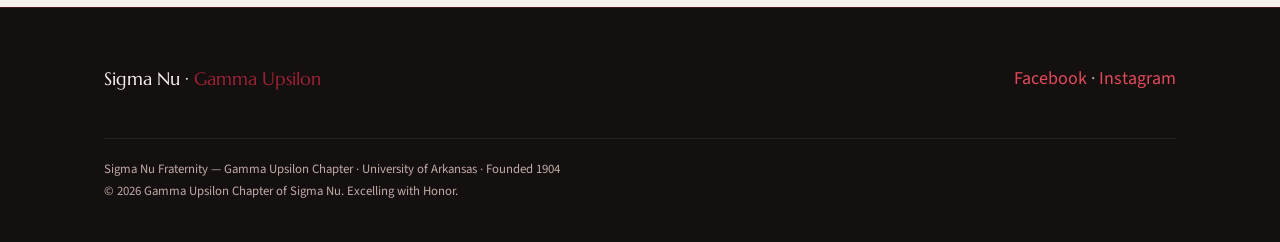
<file: give.html>
<!DOCTYPE html>
<html lang="en">
<head>
  <meta charset="UTF-8" />
  <meta name="viewport" content="width=device-width, initial-scale=1.0" />
  <title>Support the Chapter — Sigma Nu Gamma Upsilon | University of Arkansas</title>
  <meta name="description" content="Support the Gamma Upsilon Chapter of Sigma Nu at the University of Arkansas. Your gift sustains brotherhood, leadership, and the chapter house." />
  <link rel="preconnect" href="https://fonts.googleapis.com" />
  <link rel="preconnect" href="https://fonts.gstatic.com" crossorigin />
  <link href="https://fonts.googleapis.com/css2?family=Marcellus&family=Source+Sans+3:wght@400;600;700&display=swap" rel="stylesheet" />
  <link rel="stylesheet" href="css/style.css" />
</head>
<body>

  <header class="site-header">
    <nav class="nav" aria-label="Main">
      <a class="brand" href="index.html">
        <img class="brand__logo" src="images/razorback.png" alt="Arkansas Razorback" />
        <span class="brand__text">
          <span class="brand__name">Gamma Upsilon</span>
          <span class="brand__sub">Sigma Nu · Arkansas</span>
        </span>
      </a>
      <ul class="nav__links">
        <li><a href="index.html">Home</a></li>
        <li><a href="about.html">History</a></li>
        <li><a href="involvement.html">Involvement</a></li>
        <li><a href="rush.html">Rush</a></li>
        <li><a href="gallery.html">Gallery</a></li>
        <li><a href="alumni.html">Alumni</a></li>
        <li><a href="contact.html">Contact</a></li>
        <li><a class="nav__cta" href="give.html" aria-current="page">Give</a></li>
        <li><a class="nav__fb" href="https://www.facebook.com/UARKSIGMANU/" target="_blank" rel="noopener">Facebook</a></li>
      </ul>
      <button class="nav__toggle" aria-label="Open menu" aria-expanded="false">&#9776;</button>
    </nav>
  </header>

  <!-- ===== HERO ===== -->
  <section class="section section--dark" style="padding-top:72px; padding-bottom:56px; text-align:center;">
    <div class="wrap">
      <p class="eyebrow">Give Back to Gamma Upsilon</p>
      <h1 style="font-size:clamp(2.4rem,6vw,4rem); margin:0 0 14px;">Support the Chapter</h1>
      <p class="lead" style="margin:0 auto 30px;">Every gift keeps the brotherhood strong — funding leadership programs,
      the chapter house, scholarships, and the traditions that shaped us all.</p>
      <a class="btn btn--gold" href="https://legfi.com/app/fundraisers/projects-events-fund/1882" target="_blank" rel="noopener" style="font-size:0.95rem;">Give Online</a>
      <p class="note" style="text-align:center; border:0; margin-top:16px;">Give securely online through Legify — or see <a href="#give-options" style="color:var(--gold);">other ways to give</a> below.</p>
    </div>
  </section>

  <!-- ===== WHY GIVE ===== -->
  <section class="section">
    <div class="wrap" style="text-align:center; max-width:760px;">
      <p class="eyebrow">Why Your Gift Matters</p>
      <hr class="rule rule--center" />
      <p class="lead" style="margin:0 auto;">
        The Gamma Upsilon Chapter has developed men of honor at the University of Arkansas since 1904.
        Alumni support is what carries that legacy forward — bridging the gap between what dues cover
        and what it truly takes to build ethical leaders. When you give, you invest directly in the
        next generation of Sigma Nu brothers.
      </p>
    </div>
  </section>

  <!-- ===== OTHER WAYS TO GIVE ===== -->
  <section class="section section--parchment" id="give-options">
    <div class="wrap" style="max-width:760px;">
      <p class="eyebrow" style="text-align:center;">Ways to Give</p>
      <h2 style="text-align:center;">How to Support Gamma Upsilon</h2>
      <div class="prose" style="margin:24px auto 0;">
        <p><strong>Online —</strong> Give quickly and securely through our
        <a href="https://legfi.com/app/fundraisers/projects-events-fund/1882" target="_blank" rel="noopener" style="color:var(--gold);">Projects &amp; Events Fund on Legify</a>,
        the same trusted platform we use for chapter dues. Choose your amount and give in under a minute.</p>
        <p><strong>By check —</strong> Make checks payable to the <em>Gamma Upsilon Chapter of Sigma Nu</em> and mail them
        to the chapter address listed on our <a href="contact.html" style="color:var(--gold);">Contact page</a>.</p>
        <p><strong>Employer matching —</strong> Many companies match charitable gifts, doubling your impact.
        Check with your HR department to see if your employer participates.</p>
        <p><strong>Questions about giving?</strong> Email us at
        <a href="mailto:Uarksigmanupres@gmail.com" style="color:var(--gold);">Uarksigmanupres@gmail.com</a> and the right
        brother will follow up.</p>
      </div>
      <p class="note" style="max-width:620px; margin:26px auto 0;">
        Gifts to the chapter operating account are not tax-deductible. If tax-deductibility matters to you,
        ask about giving through the Sigma Nu Educational Foundation.
      </p>
    </div>
  </section>

  <footer class="site-footer">
    <div class="wrap footer-inner">
      <div class="footer-brand">Sigma Nu · <span>Gamma Upsilon</span></div>
      <div><a href="https://www.facebook.com/UARKSIGMANU/" target="_blank" rel="noopener">Facebook</a> · <a href="https://www.instagram.com/uarksigmanu" target="_blank" rel="noopener">Instagram</a></div>
      <div class="footer-legal">
        Sigma Nu Fraternity — Gamma Upsilon Chapter · University of Arkansas · Founded 1904<br />
        © 2026 Gamma Upsilon Chapter of Sigma Nu. Excelling with Honor.
      </div>
    </div>
  </footer>

  <script src="js/nav.js"></script>
</body>
</html>
</file>
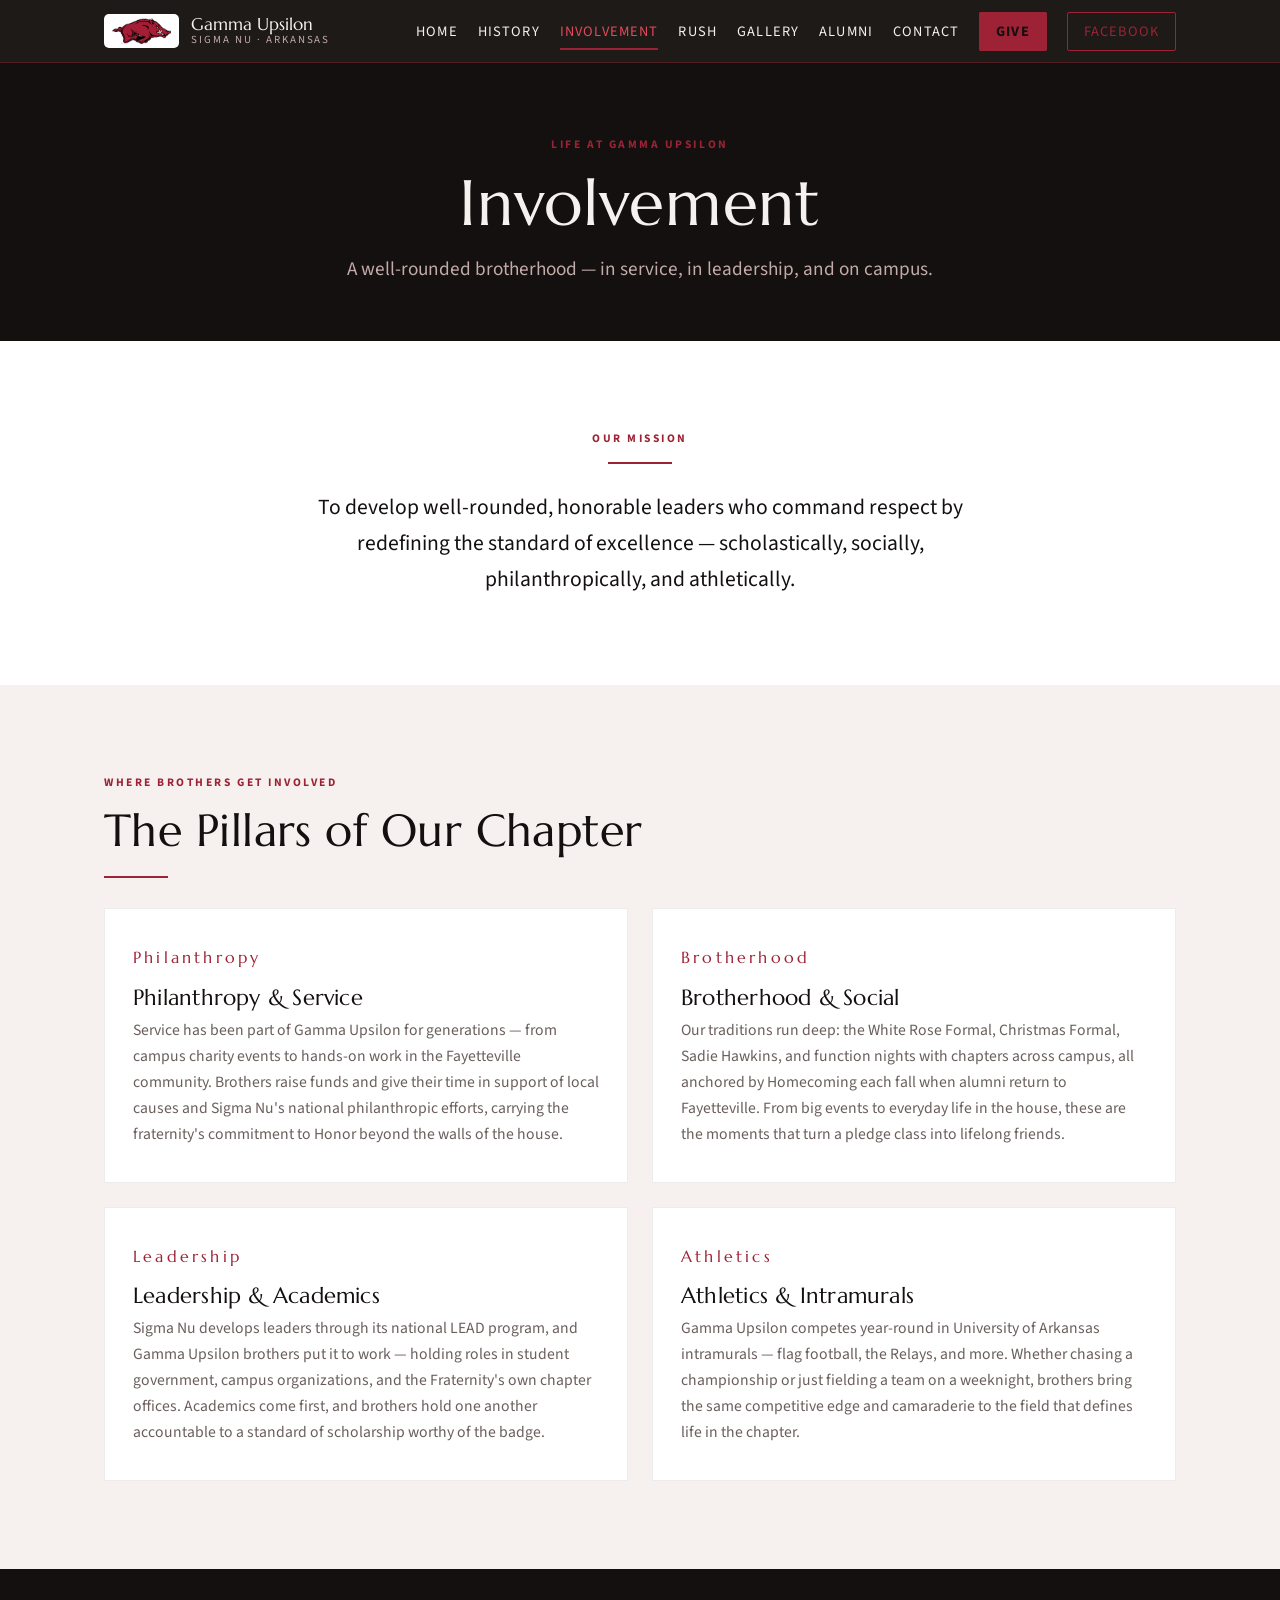
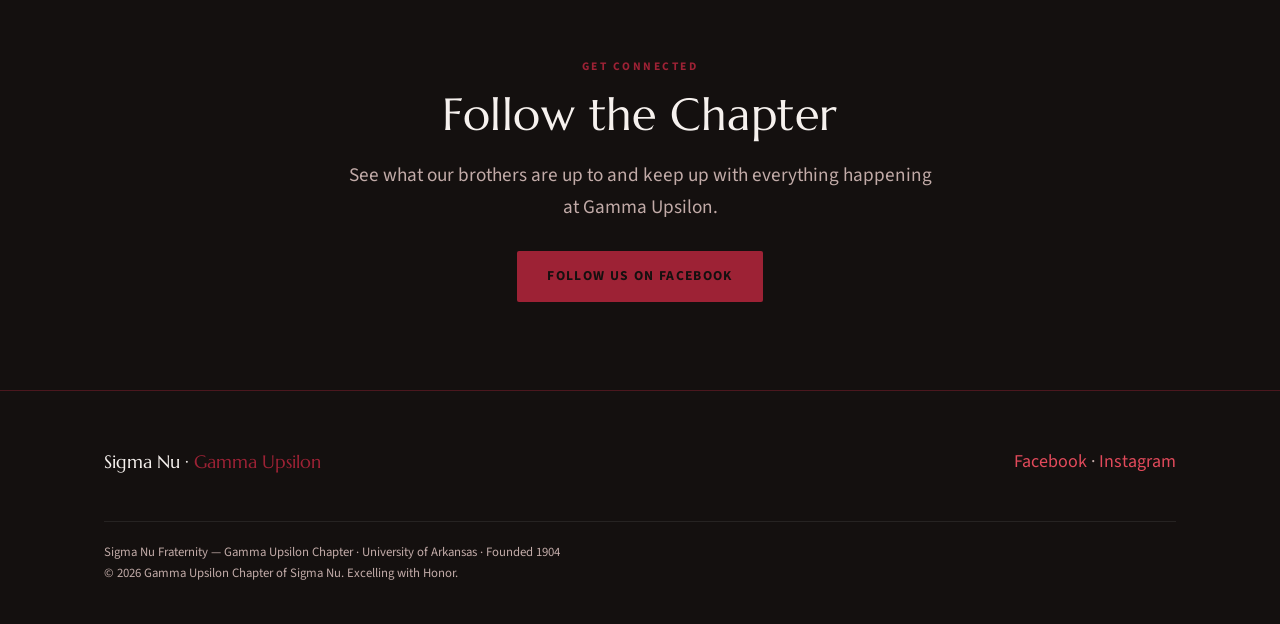
<file: involvement.html>
<!DOCTYPE html>
<html lang="en">
<head>
  <meta charset="UTF-8" />
  <meta name="viewport" content="width=device-width, initial-scale=1.0" />
  <title>Involvement — Sigma Nu Gamma Upsilon | University of Arkansas</title>
  <meta name="description" content="Philanthropy, brotherhood, leadership, and athletics at the Gamma Upsilon Chapter of Sigma Nu, University of Arkansas." />
  <link rel="preconnect" href="https://fonts.googleapis.com" />
  <link rel="preconnect" href="https://fonts.gstatic.com" crossorigin />
  <link href="https://fonts.googleapis.com/css2?family=Marcellus&family=Source+Sans+3:wght@400;600;700&display=swap" rel="stylesheet" />
  <link rel="stylesheet" href="css/style.css" />
</head>
<body>

  <header class="site-header">
    <nav class="nav" aria-label="Main">
      <a class="brand" href="index.html">
        <img class="brand__logo" src="images/razorback.png" alt="Arkansas Razorback" />
        <span class="brand__text">
          <span class="brand__name">Gamma Upsilon</span>
          <span class="brand__sub">Sigma Nu · Arkansas</span>
        </span>
      </a>
      <ul class="nav__links">
        <li><a href="index.html">Home</a></li>
        <li><a href="about.html">History</a></li>
        <li><a href="involvement.html" aria-current="page">Involvement</a></li>
        <li><a href="rush.html">Rush</a></li>
        <li><a href="gallery.html">Gallery</a></li>
        <li><a href="alumni.html">Alumni</a></li>
        <li><a href="contact.html">Contact</a></li>
        <li><a class="nav__cta" href="give.html">Give</a></li>
        <li><a class="nav__fb" href="https://www.facebook.com/UARKSIGMANU/" target="_blank" rel="noopener">Facebook</a></li>
      </ul>
      <button class="nav__toggle" aria-label="Open menu" aria-expanded="false">&#9776;</button>
    </nav>
  </header>

  <!-- Title band -->
  <section class="section section--dark" style="padding-top:72px; padding-bottom:56px; text-align:center;">
    <div class="wrap">
      <p class="eyebrow">Life at Gamma Upsilon</p>
      <h1 style="font-size:clamp(2.4rem,6vw,4rem); margin:0 0 14px;">Involvement</h1>
      <p class="lead" style="margin:0 auto;">A well-rounded brotherhood — in service, in leadership, and on campus.</p>
    </div>
  </section>

  <!-- Mission statement -->
  <section class="section">
    <div class="wrap" style="text-align:center; max-width:820px;">
      <p class="eyebrow">Our Mission</p>
      <hr class="rule rule--center" />
      <p class="lead" style="margin:0 auto; font-size:1.35rem; color:var(--ink);">
        To develop well-rounded, honorable leaders who command respect by redefining the standard
        of excellence — scholastically, socially, philanthropically, and athletically.
      </p>
    </div>
  </section>

  <!-- Pillars -->
  <section class="section section--parchment">
    <div class="wrap">
      <p class="eyebrow">Where Brothers Get Involved</p>
      <h2>The Pillars of Our Chapter</h2>
      <hr class="rule" />
      <div class="cards cards--two" style="margin-top:30px;">

        <article class="card" style="cursor:default;">
          <span class="card__no">Philanthropy</span>
          <h3>Philanthropy &amp; Service</h3>
          <p>Service has been part of Gamma Upsilon for generations — from campus charity events to
          hands-on work in the Fayetteville community. Brothers raise funds and give their time in
          support of local causes and Sigma Nu's national philanthropic efforts, carrying the
          fraternity's commitment to Honor beyond the walls of the house.</p>
        </article>

        <article class="card" style="cursor:default;">
          <span class="card__no">Brotherhood</span>
          <h3>Brotherhood &amp; Social</h3>
          <p>Our traditions run deep: the White Rose Formal, Christmas Formal, Sadie Hawkins, and
          function nights with chapters across campus, all anchored by Homecoming each fall when
          alumni return to Fayetteville. From big events to everyday life in the house, these are
          the moments that turn a pledge class into lifelong friends.</p>
        </article>

        <article class="card" style="cursor:default;">
          <span class="card__no">Leadership</span>
          <h3>Leadership &amp; Academics</h3>
          <p>Sigma Nu develops leaders through its national LEAD program, and Gamma Upsilon brothers
          put it to work — holding roles in student government, campus organizations, and the
          Fraternity's own chapter offices. Academics come first, and brothers hold one another
          accountable to a standard of scholarship worthy of the badge.</p>
        </article>

        <article class="card" style="cursor:default;">
          <span class="card__no">Athletics</span>
          <h3>Athletics &amp; Intramurals</h3>
          <p>Gamma Upsilon competes year-round in University of Arkansas intramurals — flag football,
          the Relays, and more. Whether chasing a championship or just fielding a team on a weeknight,
          brothers bring the same competitive edge and camaraderie to the field that defines life in
          the chapter.</p>
        </article>

      </div>
    </div>
  </section>

  <!-- CTA -->
  <section class="section section--dark">
    <div class="wrap" style="text-align:center; max-width:640px;">
      <p class="eyebrow">Get Connected</p>
      <h2>Follow the Chapter</h2>
      <p class="lead" style="margin:0 auto 28px;">See what our brothers are up to and keep up with everything happening at Gamma Upsilon.</p>
      <a class="btn btn--gold" href="https://www.facebook.com/UARKSIGMANU/" target="_blank" rel="noopener">Follow us on Facebook</a>
    </div>
  </section>

  <footer class="site-footer">
    <div class="wrap footer-inner">
      <div class="footer-brand">Sigma Nu · <span>Gamma Upsilon</span></div>
      <div><a href="https://www.facebook.com/UARKSIGMANU/" target="_blank" rel="noopener">Facebook</a> · <a href="https://www.instagram.com/uarksigmanu" target="_blank" rel="noopener">Instagram</a></div>
      <div class="footer-legal">
        Sigma Nu Fraternity — Gamma Upsilon Chapter · University of Arkansas · Founded 1904<br />
        © 2026 Gamma Upsilon Chapter of Sigma Nu. Excelling with Honor.
      </div>
    </div>
  </footer>

  <script src="js/nav.js"></script>
</body>
</html>
</file>
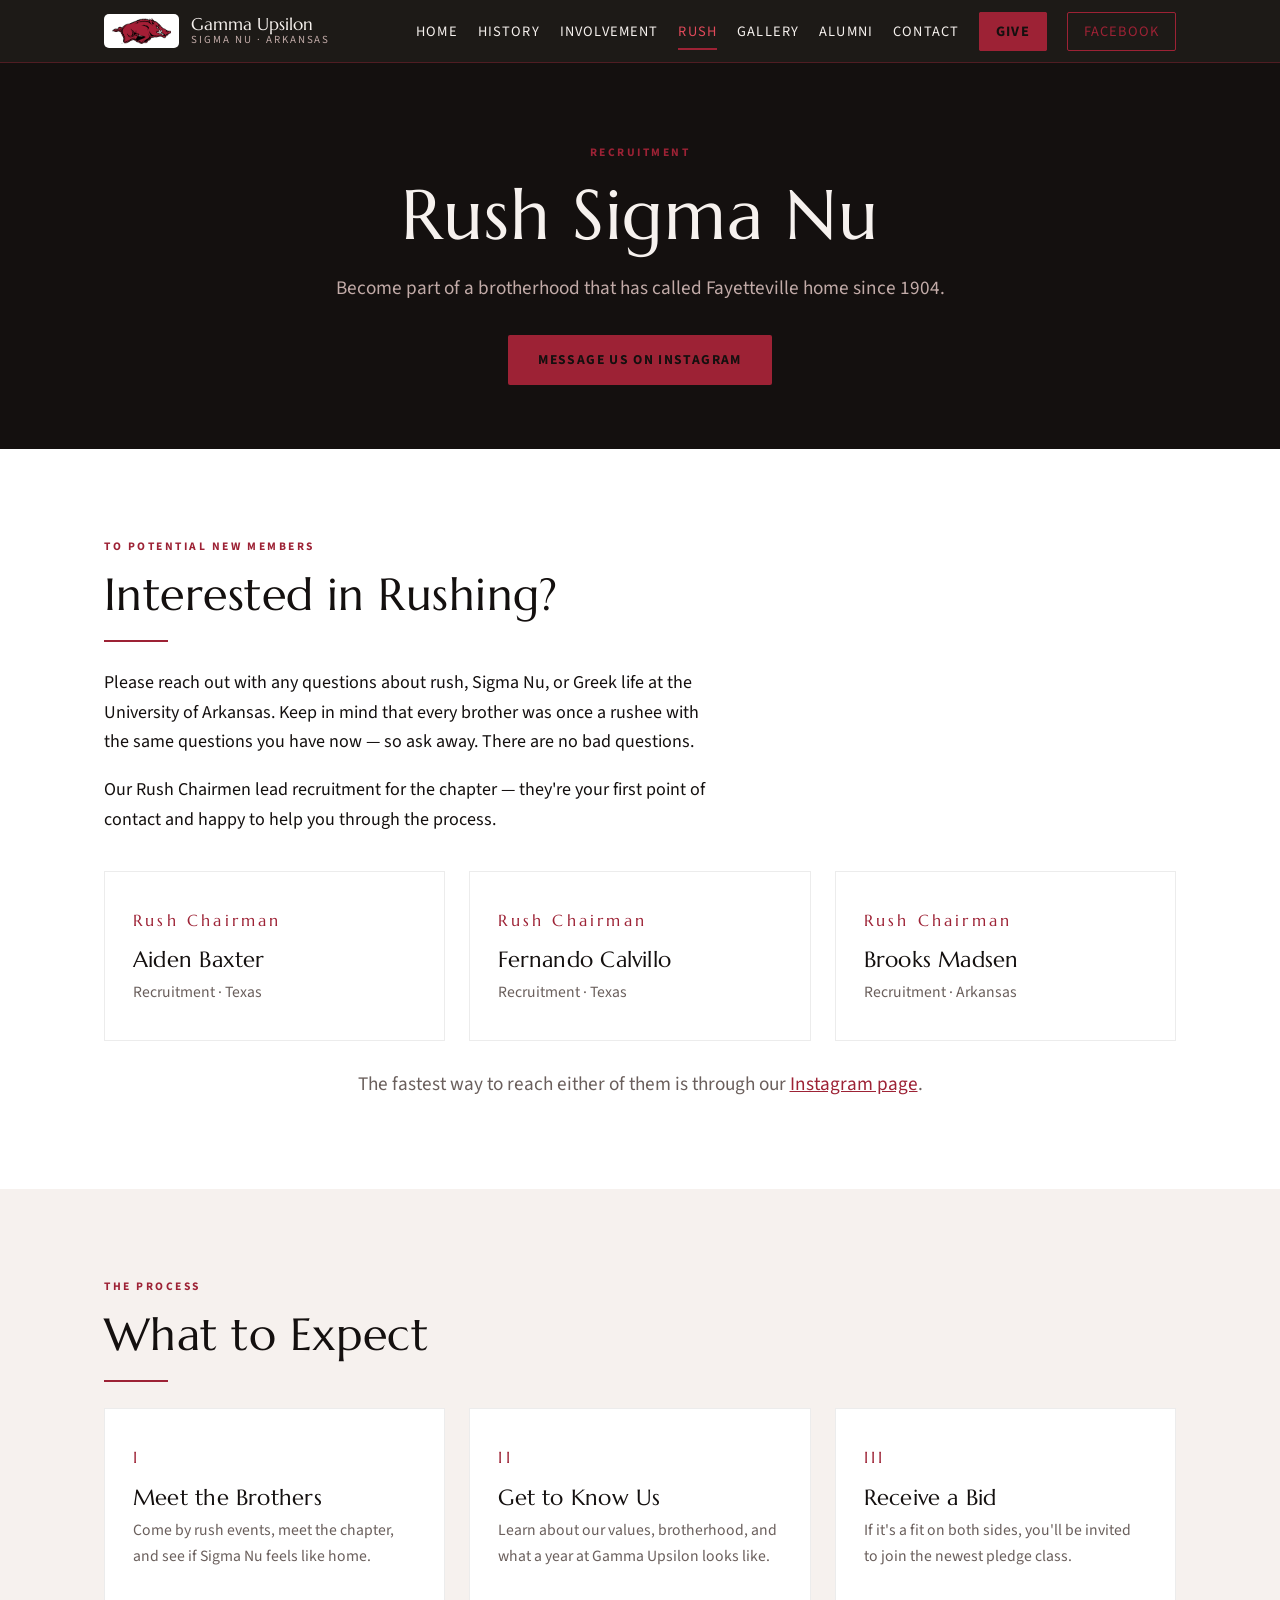
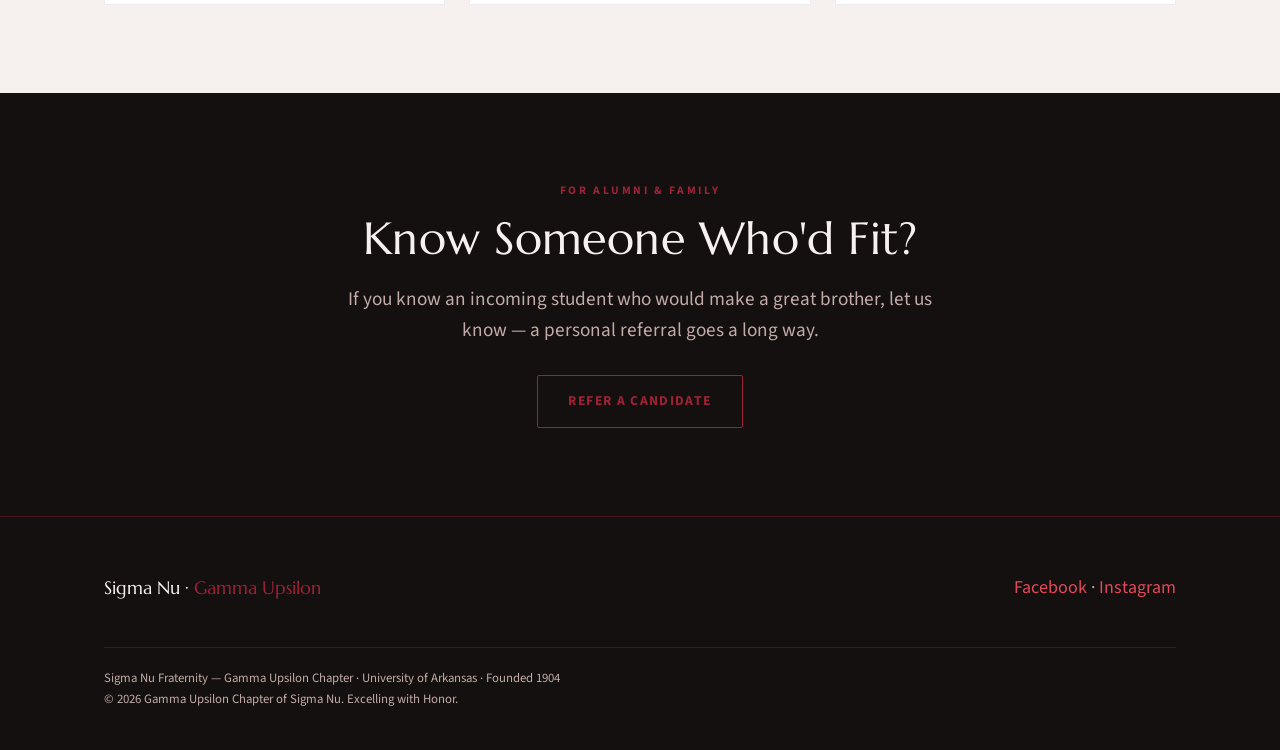
<file: rush.html>
<!DOCTYPE html>
<html lang="en">
<head>
  <meta charset="UTF-8" />
  <meta name="viewport" content="width=device-width, initial-scale=1.0" />
  <title>Rush — Sigma Nu Gamma Upsilon | University of Arkansas</title>
  <meta name="description" content="Rush Sigma Nu at the University of Arkansas. Learn about recruitment for the Gamma Upsilon Chapter." />
  <link rel="preconnect" href="https://fonts.googleapis.com" />
  <link rel="preconnect" href="https://fonts.gstatic.com" crossorigin />
  <link href="https://fonts.googleapis.com/css2?family=Marcellus&family=Source+Sans+3:wght@400;600;700&display=swap" rel="stylesheet" />
  <link rel="stylesheet" href="css/style.css" />
</head>
<body>

  <header class="site-header">
    <nav class="nav" aria-label="Main">
      <a class="brand" href="index.html">
        <img class="brand__logo" src="images/razorback.png" alt="Arkansas Razorback" />
        <span class="brand__text">
          <span class="brand__name">Gamma Upsilon</span>
          <span class="brand__sub">Sigma Nu · Arkansas</span>
        </span>
      </a>
      <ul class="nav__links">
        <li><a href="index.html">Home</a></li>
        <li><a href="about.html">History</a></li>
        <li><a href="involvement.html">Involvement</a></li>
        <li><a href="rush.html" aria-current="page">Rush</a></li>
        <li><a href="gallery.html">Gallery</a></li>
        <li><a href="alumni.html">Alumni</a></li>
        <li><a href="contact.html">Contact</a></li>
        <li><a class="nav__cta" href="give.html">Give</a></li>
        <li><a class="nav__fb" href="https://www.facebook.com/UARKSIGMANU/" target="_blank" rel="noopener">Facebook</a></li>
      </ul>
      <button class="nav__toggle" aria-label="Open menu" aria-expanded="false">&#9776;</button>
    </nav>
  </header>

  <!-- Hero-ish band -->
  <section class="section section--dark" style="padding-top:80px; padding-bottom:64px; text-align:center;">
    <div class="wrap" style="max-width:760px;">
      <p class="eyebrow">Recruitment</p>
      <h1 style="font-size:clamp(2.6rem,6vw,4.4rem); margin:0 0 18px;">Rush Sigma Nu</h1>
      <p class="lead" style="margin:0 auto 30px;">Become part of a brotherhood that has called Fayetteville home since 1904.</p>
      <a class="btn btn--gold" href="https://www.instagram.com/uarksigmanu" target="_blank" rel="noopener">Message us on Instagram</a>
    </div>
  </section>

  <!-- To potential members -->
  <section class="section">
    <div class="wrap">
      <p class="eyebrow">To Potential New Members</p>
      <h2>Interested in Rushing?</h2>
      <hr class="rule" />
      <div class="prose">
        <p>Please reach out with any questions about rush, Sigma Nu, or Greek life at the University
        of Arkansas. Keep in mind that every brother was once a rushee with the same questions you
        have now — so ask away. There are no bad questions.</p>
        <p>Our Rush Chairmen lead recruitment for the chapter — they're your first point of contact
        and happy to help you through the process.</p>
      </div>

      <div class="cards" style="margin:36px auto 0;">
        <article class="card" style="cursor:default;">
          <span class="card__no">Rush Chairman</span>
          <h3>Aiden Baxter</h3>
          <p>Recruitment · Texas</p>
        </article>
        <article class="card" style="cursor:default;">
          <span class="card__no">Rush Chairman</span>
          <h3>Fernando Calvillo</h3>
          <p>Recruitment · Texas</p>
        </article>
        <article class="card" style="cursor:default;">
          <span class="card__no">Rush Chairman</span>
          <h3>Brooks Madsen</h3>
          <p>Recruitment · Arkansas</p>
        </article>
      </div>

      <p class="lead" style="text-align:center; margin:28px auto 0; max-width:640px;">
        The fastest way to reach either of them is through our
        <a href="https://www.instagram.com/uarksigmanu" target="_blank" rel="noopener" style="color:var(--gold);">Instagram page</a>.
      </p>
    </div>
  </section>

  <!-- What to expect -->
  <section class="section section--parchment">
    <div class="wrap">
      <p class="eyebrow">The Process</p>
      <h2>What to Expect</h2>
      <hr class="rule" />
      <div class="cards" style="margin-top:24px;">
        <article class="card" style="cursor:default;">
          <span class="card__no">I</span>
          <h3>Meet the Brothers</h3>
          <p>Come by rush events, meet the chapter, and see if Sigma Nu feels like home.</p>
        </article>
        <article class="card" style="cursor:default;">
          <span class="card__no">II</span>
          <h3>Get to Know Us</h3>
          <p>Learn about our values, brotherhood, and what a year at Gamma Upsilon looks like.</p>
        </article>
        <article class="card" style="cursor:default;">
          <span class="card__no">III</span>
          <h3>Receive a Bid</h3>
          <p>If it's a fit on both sides, you'll be invited to join the newest pledge class.</p>
        </article>
      </div>
    </div>
  </section>

  <!-- Refer a candidate -->
  <section class="section section--dark">
    <div class="wrap" style="text-align:center; max-width:680px;">
      <p class="eyebrow">For Alumni &amp; Family</p>
      <h2>Know Someone Who'd Fit?</h2>
      <p class="lead" style="margin:0 auto 28px;">If you know an incoming student who would make a great brother, let us know — a personal referral goes a long way.</p>
      <a class="btn btn--ghost" href="https://www.instagram.com/uarksigmanu" target="_blank" rel="noopener">Refer a Candidate</a>
    </div>
  </section>

  <footer class="site-footer">
    <div class="wrap footer-inner">
      <div class="footer-brand">Sigma Nu · <span>Gamma Upsilon</span></div>
      <div><a href="https://www.facebook.com/UARKSIGMANU/" target="_blank" rel="noopener">Facebook</a> · <a href="https://www.instagram.com/uarksigmanu" target="_blank" rel="noopener">Instagram</a></div>
      <div class="footer-legal">
        Sigma Nu Fraternity — Gamma Upsilon Chapter · University of Arkansas · Founded 1904<br />
        © 2026 Gamma Upsilon Chapter of Sigma Nu. Excelling with Honor.
      </div>
    </div>
  </footer>

  <script src="js/nav.js"></script>
</body>
</html>
</file>
<file: css/style.css>
/* ============================================================
   Sigma Nu — Gamma Upsilon Chapter (University of Arkansas)
   Rough draft stylesheet
   Palette: warm black / antique gold / parchment / white
   Type: Marcellus (display) + Source Sans 3 (body)
   ============================================================ */

:root {
  /* Arkansas Razorback theme: Cardinal red + black + white */
  --ink:        #14100F;   /* near-black */
  --ink-2:      #201817;   /* charcoal panel */
  --gold:       #9D2235;   /* Cardinal red (Arkansas primary accent) */
  --gold-soft:  #E24A5B;   /* bright cardinal for text/hover on dark */
  --parchment:  #F6F1EE;   /* warm off-white section bg */
  --paper:      #FFFFFF;
  --muted:      #6A5F5C;   /* muted body text on light */
  --muted-dk:   #C2ABA8;   /* muted text on dark */
  --line:       rgba(157,34,53,0.40); /* cardinal hairline */

  --maxw: 1120px;
  --serif: "Marcellus", Georgia, "Times New Roman", serif;
  --sans:  "Source Sans 3", system-ui, -apple-system, Segoe UI, Roboto, sans-serif;
}

/* ---------- Reset-ish ---------- */
*, *::before, *::after { box-sizing: border-box; }
html { scroll-behavior: smooth; }
body {
  margin: 0;
  font-family: var(--sans);
  color: var(--ink);
  background: var(--paper);
  line-height: 1.65;
  font-size: 18px;
  -webkit-font-smoothing: antialiased;
}
img { max-width: 100%; display: block; }
a { color: inherit; }

/* ---------- Layout helpers ---------- */
.wrap { width: 100%; max-width: var(--maxw); margin: 0 auto; padding: 0 24px; }
.section { padding: 88px 0; }
.section--parchment { background: var(--parchment); }
.section--dark { background: var(--ink); color: var(--parchment); }

.eyebrow {
  font-family: var(--sans);
  text-transform: uppercase;
  letter-spacing: 0.22em;
  font-size: 0.72rem;
  font-weight: 700;
  color: var(--gold);
  margin: 0 0 14px;
}
h1, h2, h3 { font-family: var(--serif); font-weight: 400; line-height: 1.12; letter-spacing: 0.01em; }
h2 { font-size: clamp(1.9rem, 4vw, 2.8rem); margin: 0 0 20px; }
h3 { font-size: 1.4rem; margin: 0 0 10px; }
p { margin: 0 0 18px; }
.lead { font-size: 1.2rem; color: var(--muted); max-width: 62ch; }
.section--dark .lead { color: var(--muted-dk); }

/* Thin gold rule used as a recurring motif */
.rule { width: 64px; height: 2px; background: var(--gold); border: 0; margin: 0 0 26px; }
.rule--center { margin-left: auto; margin-right: auto; }

/* ---------- Header / Nav ---------- */
.site-header {
  position: sticky; top: 0; z-index: 50;
  background: rgba(20,17,14,0.96);
  border-bottom: 1px solid var(--line);
  backdrop-filter: blur(6px);
}
.nav {
  display: flex; align-items: center; justify-content: space-between;
  gap: 20px; padding: 14px 24px; max-width: var(--maxw); margin: 0 auto;
}
.brand { display: flex; align-items: center; gap: 12px; text-decoration: none; color: var(--parchment); }
.brand__mark {
  font-family: var(--serif); font-size: 1.5rem; color: var(--gold);
  border: 1px solid var(--line); width: 44px; height: 44px;
  display: grid; place-items: center; letter-spacing: 0.02em;
}
.brand__logo {
  height: 34px; width: auto; display: block;
  background: #fff; padding: 4px 8px; border-radius: 5px;
}
.brand__text { display: flex; flex-direction: column; line-height: 1.1; }
.brand__name { font-family: var(--serif); font-size: 1.05rem; }
.brand__sub  { font-size: 0.68rem; letter-spacing: 0.18em; text-transform: uppercase; color: var(--muted-dk); }

.nav__links { display: flex; align-items: center; gap: 20px; list-style: none; margin: 0; padding: 0; flex-wrap: wrap; justify-content: flex-end; }
.nav__links a {
  text-decoration: none; color: var(--parchment); font-size: 0.9rem;
  letter-spacing: 0.08em; text-transform: uppercase; padding: 6px 0;
  border-bottom: 2px solid transparent; transition: border-color .2s, color .2s;
}
.nav__links a:hover, .nav__links a[aria-current="page"] { color: var(--gold-soft); border-bottom-color: var(--gold); }
.nav__fb {
  border: 1px solid var(--gold) !important; color: var(--gold) !important;
  padding: 8px 16px !important; border-radius: 2px; text-transform: uppercase;
}
.nav__fb:hover { background: var(--gold); color: var(--ink) !important; }

/* Hamburger button — hidden on desktop, shown on mobile */
.nav__toggle {
  display: none; /* hidden until mobile breakpoint */
  background: none; border: 1px solid var(--line);
  color: var(--parchment); cursor: pointer;
  width: 44px; height: 44px; border-radius: 4px;
  font-size: 1.5rem; line-height: 1; padding: 0;
}
.nav__toggle:hover { color: var(--gold-soft); border-color: var(--gold); }

/* Mobile nav: collapse links behind the hamburger */
@media (max-width: 760px) {
  .nav { flex-wrap: wrap; }
  .nav__toggle { display: block; }
  .nav__links {
    display: none; /* closed by default */
    width: 100%; flex-direction: column; align-items: center;
    gap: 20px; padding: 20px 0 8px;
  }
  .nav__links.is-open { display: flex; } /* JS adds this class to open */
}

/* ---------- Hero ---------- */
.hero {
  position: relative; color: var(--parchment);
  min-height: 78vh; display: grid; place-items: center; text-align: center;
  /* Chapter-house photo with a dark overlay so the text stays readable.
     The gradient sits ON TOP of the photo (first layer = top). */
  background-image:
    linear-gradient(180deg, rgba(20,16,15,0.55), rgba(20,16,15,0.82)),
    url("../images/hero.jpg");
  background-size: cover;
  background-position: center;
  overflow: hidden;
}
.hero__inner { padding: 96px 24px; max-width: 820px; }
.hero__seal {
  font-family: var(--serif); color: var(--gold); font-size: 0.8rem;
  letter-spacing: 0.3em; text-transform: uppercase; margin-bottom: 22px;
}
.hero h1 { font-size: clamp(2.6rem, 7vw, 5rem); margin: 0 0 6px; }
.hero__chapter { font-size: clamp(1rem, 2.4vw, 1.3rem); letter-spacing: 0.14em; text-transform: uppercase; color: var(--gold-soft); margin: 0 0 26px; }
.hero__tag { font-size: 1.15rem; color: var(--muted-dk); max-width: 46ch; margin: 0 auto 34px; }
.hero__photo-note {
  position: absolute; bottom: 14px; left: 0; right: 0; text-align: center;
  font-size: 0.72rem; letter-spacing: 0.12em; text-transform: uppercase; color: rgba(255,255,255,0.35);
}

/* ---------- Buttons ---------- */
.btn {
  display: inline-block; font-family: var(--sans); font-weight: 700;
  text-transform: uppercase; letter-spacing: 0.1em; font-size: 0.85rem;
  text-decoration: none; padding: 14px 30px; border-radius: 2px;
  transition: transform .15s, background .2s, color .2s;
}
.btn--gold { background: var(--gold); color: var(--ink); }
.btn--gold:hover { background: var(--gold-soft); transform: translateY(-2px); }
.btn--ghost { border: 1px solid var(--gold); color: var(--gold); }
.btn--ghost:hover { background: var(--gold); color: var(--ink); }

/* ---------- Cards (home nav + events) ---------- */
.cards { display: grid; grid-template-columns: repeat(3, 1fr); gap: 24px; }
.card {
  background: var(--paper); border: 1px solid rgba(20,17,14,0.08);
  padding: 34px 28px; text-decoration: none; color: var(--ink);
  transition: transform .18s, box-shadow .2s, border-color .2s;
  position: relative;
}
.card::before { content: ""; position: absolute; top: 0; left: 0; width: 100%; height: 3px; background: var(--gold); transform: scaleX(0); transform-origin: left; transition: transform .25s; }
.card:hover { transform: translateY(-4px); box-shadow: 0 18px 40px rgba(20,17,14,0.12); }
.card:hover::before { transform: scaleX(1); }
.card__no { font-family: var(--serif); color: var(--gold); font-size: 1rem; letter-spacing: 0.2em; }
.card h3 { margin: 12px 0 8px; }
.card p { color: var(--muted); font-size: 0.98rem; margin: 0; }
.section--parchment .card { background: var(--paper); }

.cards--two { grid-template-columns: repeat(2, 1fr); }

@media (max-width: 860px) {
  .cards { grid-template-columns: 1fr; }
  .cards--two { grid-template-columns: 1fr; }
}

/* ---------- Values row ---------- */
.values { display: grid; grid-template-columns: repeat(3, 1fr); gap: 40px; text-align: center; }
.values .rule { margin-left: auto; margin-right: auto; }
.value h3 { color: var(--gold); }
@media (max-width: 760px) { .values { grid-template-columns: 1fr; gap: 30px; } }

/* ---------- Two-column prose ---------- */
.prose { max-width: 68ch; }
.prose p { color: var(--ink); }
.section--dark .prose p { color: var(--parchment); }
.note {
  border-left: 3px solid var(--gold); padding: 4px 0 4px 18px; margin: 0 0 18px;
  color: var(--muted); font-style: italic; font-size: 0.95rem;
}
.section--dark .note { color: var(--muted-dk); }

/* ---------- Gallery ---------- */
.gallery-grid { display: grid; grid-template-columns: repeat(4, 1fr); gap: 12px; }
.tile {
  aspect-ratio: 1 / 1; background: linear-gradient(135deg, #2c2620, #14110E);
  display: grid; place-items: center; color: rgba(227,196,106,0.5);
  font-family: var(--serif); letter-spacing: 0.1em; font-size: 0.8rem;
  border: 1px solid var(--line); text-align: center; padding: 10px;
}
.tile--wide { grid-column: span 2; aspect-ratio: 2 / 1; }

/* Photos with captions + dates */
.photo {
  margin: 0; border: 1px solid var(--line);
  background: linear-gradient(135deg, #2c2620, #14110E);
  display: flex; flex-direction: column; overflow: hidden;
}
.photo img {
  width: 100%; aspect-ratio: 1 / 1; object-fit: cover;
  display: block; background: #14110E;
}
.photo figcaption {
  font-family: var(--serif); font-size: 0.74rem; line-height: 1.35;
  color: rgba(240,232,214,0.9); text-align: center;
  padding: 9px 10px 10px; flex: 1;
}
.photo-date {
  display: block; margin-top: 4px;
  font-size: 0.66rem; letter-spacing: 0.14em;
  color: var(--gold-soft); text-transform: uppercase;
}
@media (max-width: 900px) { .gallery-grid { grid-template-columns: repeat(2, 1fr); } .tile--wide { grid-column: span 2; } }

/* ---------- Video embed ---------- */
.video-frame {
  position: relative; aspect-ratio: 16 / 9; background: var(--ink-2);
  border: 1px solid var(--line); display: grid; place-items: center;
  color: var(--muted-dk); text-align: center; padding: 20px;
}

/* ---------- Footer ---------- */
.site-footer { background: var(--ink); color: var(--muted-dk); padding: 56px 0 40px; border-top: 1px solid var(--line); }
.footer-inner { display: flex; flex-wrap: wrap; gap: 20px; justify-content: space-between; align-items: center; }
.footer-brand { font-family: var(--serif); color: var(--parchment); font-size: 1.15rem; }
.footer-brand span { color: var(--gold); }
.site-footer a { color: var(--gold-soft); text-decoration: none; }
.site-footer a:hover { color: var(--gold); }
.footer-legal { font-size: 0.8rem; width: 100%; margin-top: 24px; padding-top: 20px; border-top: 1px solid rgba(255,255,255,0.08); }

/* ---------- Nav CTA (Give button) ---------- */
.nav__cta {
  background: var(--gold) !important; color: var(--ink) !important;
  padding: 8px 16px !important; border-radius: 2px; text-transform: uppercase;
  font-weight: 700; border: 1px solid var(--gold) !important;
}
.nav__cta:hover { background: var(--gold-soft) !important; border-color: var(--gold-soft) !important; }

/* ---------- Giving tiers ---------- */
.tiers { display: grid; grid-template-columns: repeat(3, 1fr); gap: 24px; margin-top: 44px; }
.tier {
  background: var(--paper); border: 1px solid rgba(20,17,14,0.10);
  padding: 32px 26px; text-align: center; position: relative;
  transition: transform .18s, box-shadow .2s, border-color .2s;
}
.tier:hover { transform: translateY(-4px); box-shadow: 0 18px 40px rgba(20,17,14,0.12); border-color: var(--line); }
.tier--featured { border-color: var(--gold); border-width: 2px; }
.tier__badge {
  position: absolute; top: -13px; left: 50%; transform: translateX(-50%);
  background: var(--gold); color: var(--ink); font-size: 0.66rem; font-weight: 700;
  letter-spacing: 0.14em; text-transform: uppercase; padding: 5px 14px; border-radius: 2px;
}
.tier__amount { font-family: var(--serif); font-size: 2.4rem; color: var(--gold); margin: 0 0 4px; }
.tier__name { font-family: var(--serif); font-size: 1.15rem; margin: 0 0 12px; }
.tier__impact { color: var(--muted); font-size: 0.96rem; margin: 0; }
@media (max-width: 860px) { .tiers { grid-template-columns: 1fr; } }

/* ---------- Event / matchup card ---------- */
.event-card {
  max-width: 560px; margin: 30px auto 0; text-align: center;
  background: linear-gradient(160deg, #221c17, #14100F);
  border: 1px solid var(--line); border-radius: 4px;
  padding: 34px 28px 32px;
}
.event-card__badge {
  display: inline-block; font-family: var(--serif);
  font-size: 0.72rem; letter-spacing: 0.18em; text-transform: uppercase;
  color: var(--gold-soft); border: 1px solid var(--line);
  padding: 5px 14px; border-radius: 999px; margin-bottom: 18px;
}
.event-card__matchup {
  font-family: var(--serif); font-size: 1.9rem; line-height: 1.1;
  color: #F6F1EE; margin: 0 0 12px;
}
.event-card__matchup span {
  font-size: 0.85rem; color: var(--gold-soft);
  text-transform: uppercase; letter-spacing: 0.12em; margin: 0 10px;
}
.event-card__date {
  font-family: var(--serif); font-size: 1.1rem; color: var(--gold-soft);
  letter-spacing: 0.05em; margin: 0 0 4px;
}
.event-card__meta { color: rgba(240,232,214,0.75); font-size: 0.95rem; margin: 0 0 16px; }
.event-card__note {
  color: rgba(240,232,214,0.6); font-size: 0.85rem;
  max-width: 420px; margin: 0 auto 22px; line-height: 1.5;
}

/* ---------- Forms ---------- */
.form { max-width: 620px; margin: 34px auto 0; text-align: left; }
.form__row { margin: 0 0 18px; }
.form__row--split { display: grid; grid-template-columns: 1fr 1fr; gap: 18px; }
.form label {
  display: block; font-size: 0.8rem; font-weight: 700; letter-spacing: 0.08em;
  text-transform: uppercase; color: var(--muted); margin: 0 0 7px;
}
.section--dark .form label { color: var(--muted-dk); }
.form input, .form select, .form textarea {
  width: 100%; font-family: var(--sans); font-size: 1rem; color: var(--ink);
  background: var(--paper); border: 1px solid rgba(20,17,14,0.20);
  border-radius: 3px; padding: 12px 14px;
}
.form input:focus, .form select:focus, .form textarea:focus {
  outline: none; border-color: var(--gold); box-shadow: 0 0 0 3px rgba(157,34,53,0.12);
}
.form textarea { resize: vertical; min-height: 96px; }
.form__submit { margin-top: 6px; }
@media (max-width: 560px) { .form__row--split { grid-template-columns: 1fr; } }

/* ---------- Spotlight list ---------- */
.spotlights { display: grid; grid-template-columns: repeat(3, 1fr); gap: 24px; margin-top: 12px; }
.spotlight {
  background: var(--paper); border: 1px solid rgba(20,17,14,0.08);
  padding: 28px 26px; border-top: 3px solid var(--gold);
}
.spotlight h3 { margin: 0 0 4px; }
.spotlight__meta { font-size: 0.78rem; letter-spacing: 0.1em; text-transform: uppercase; color: var(--gold); margin: 0 0 12px; }
.spotlight p { color: var(--muted); font-size: 0.96rem; margin: 0; }
@media (max-width: 860px) { .spotlights { grid-template-columns: 1fr; } }

/* ---------- Accessibility ---------- */
:focus-visible { outline: 2px solid var(--gold-soft); outline-offset: 3px; }
@media (prefers-reduced-motion: reduce) {
  * { animation: none !important; transition: none !important; scroll-behavior: auto !important; }
}
</file>
